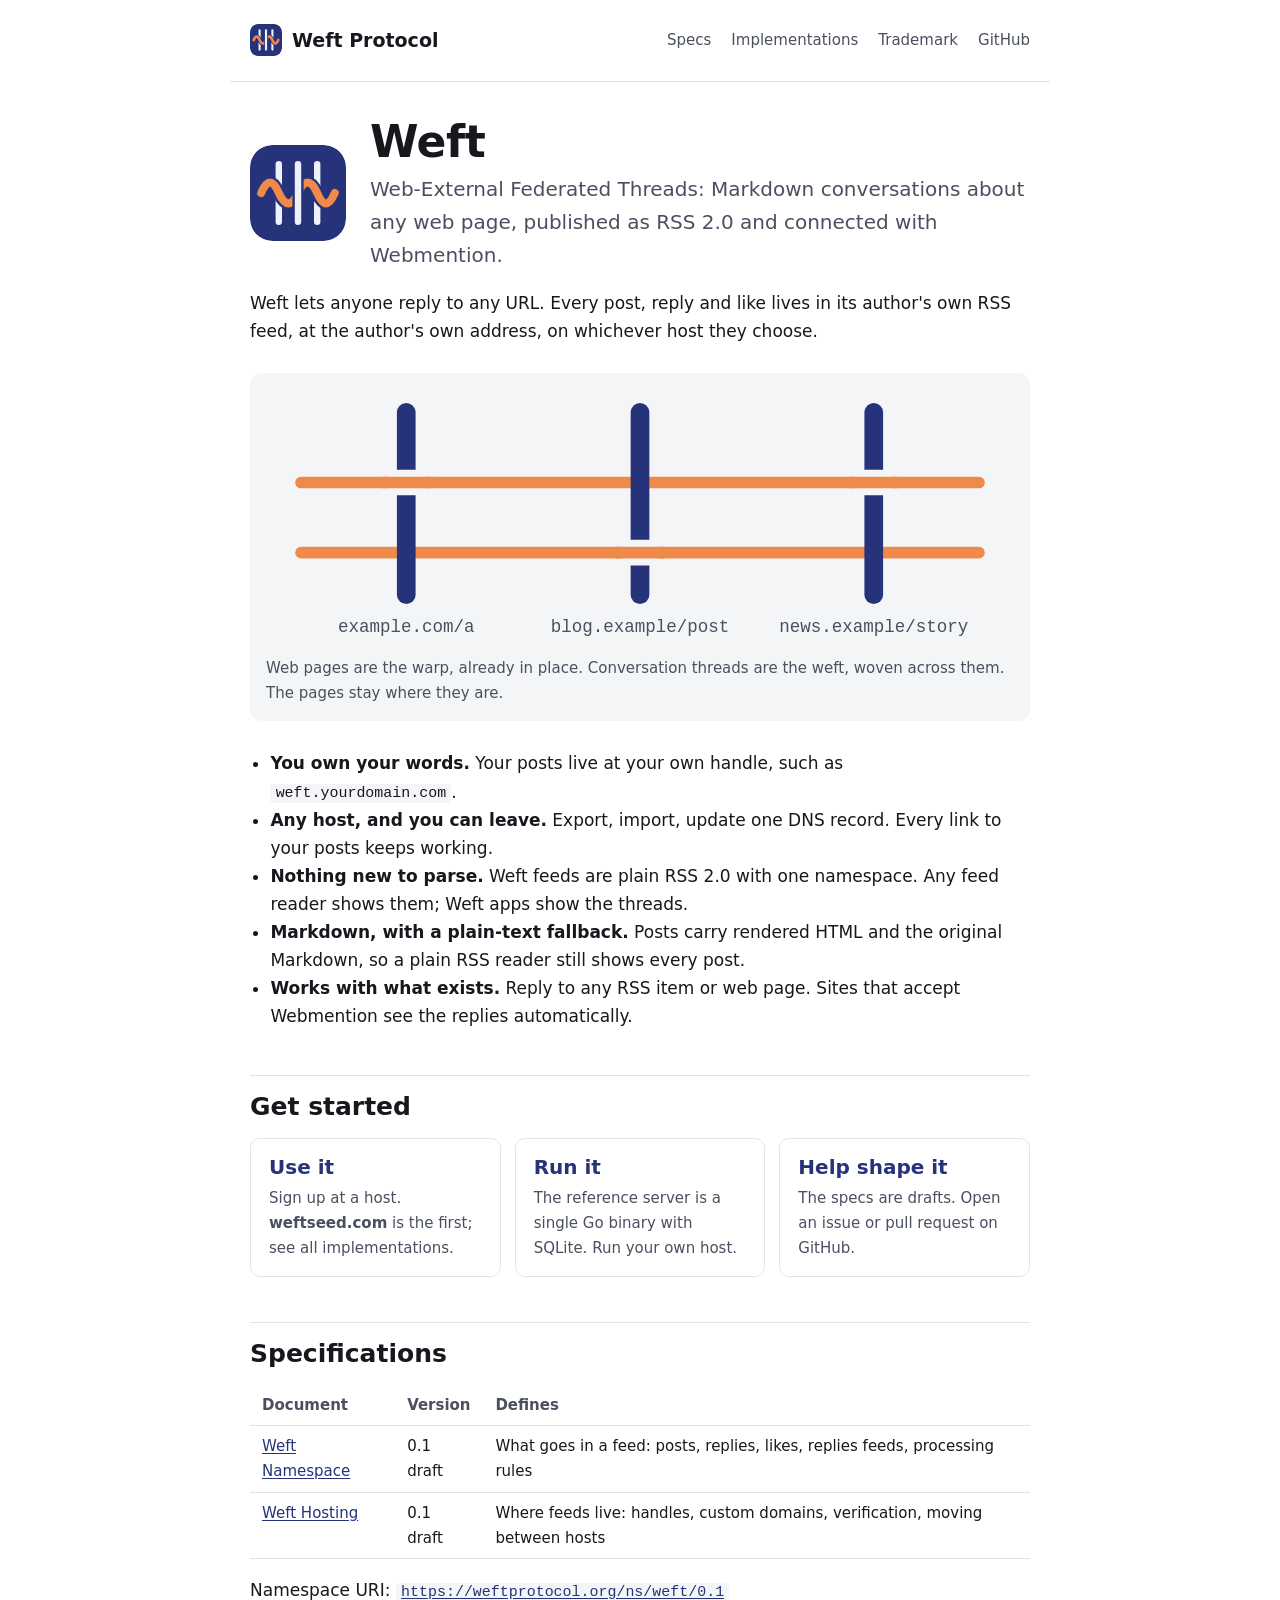
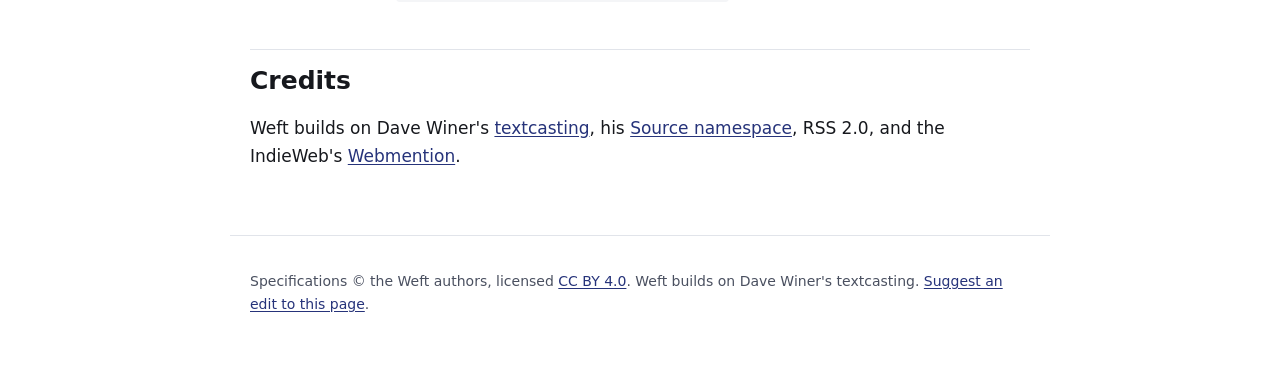
<file: docs/index.html>
<!doctype html>
<html lang="en">
<head>
<meta charset="utf-8">
<meta name="viewport" content="width=device-width, initial-scale=1">
<title>Home · Weft Protocol</title>
<meta name="description" content="Web-External Federated Threads. Markdown conversations on any URL, published as RSS 2.0 and connected with Webmention.">
<link rel="icon" href="assets/favicon.ico" sizes="any">
<link rel="icon" href="assets/weft-icon.svg" type="image/svg+xml">
<link rel="apple-touch-icon" href="assets/apple-touch-icon.png">
<link rel="stylesheet" href="assets/site.css">
<script defer data-domain="weftprotocol.org" src="https://analytics.henryvandenbroek.com/js/webpulse.js"></script>
</head>
<body>
<header class="site">
  <a class="brand" href="index.html"><img src="assets/weft-icon.svg" alt="" width="32" height="32"><span>Weft Protocol</span></a>
  <nav aria-label="Main">
    <a href="spec/index.html">Specs</a>
    <a href="implementations/index.html">Implementations</a>
    <a href="trademark/index.html">Trademark</a>
    <a href="https://github.com/weftprotocol/weftprotocol.org">GitHub</a>
  </nav>
</header>
<main class="home">
<section class="hero">
  <img src="assets/weft-icon.svg" alt="" width="96" height="96">
  <div>
    <h1 id="weft">Weft</h1>
    <p class="lede">Web-External Federated Threads: Markdown conversations about any web page, published as RSS 2.0 and connected with Webmention.</p>
  </div>
</section>

<p>Weft lets anyone reply to any URL. Every post, reply and like lives in its author's own RSS feed, at the author's own address, on whichever host they choose.</p>

<figure class="weave">
  <svg viewBox="0 0 640 220" role="img" aria-labelledby="weave-t weave-d">
    <title id="weave-t">Threads woven across web pages</title>
    <desc id="weave-d">Three web pages stand as vertical warp threads. Two conversation threads run across them as weft, passing in front of and behind each page.</desc>
    <g class="weft" fill="none" stroke-width="10" stroke-linecap="round">
      <line x1="30" y1="80" x2="610" y2="80"/>
      <line x1="30" y1="140" x2="610" y2="140"/>
    </g>
    <g class="warp" stroke-width="16" stroke-linecap="round">
      <line x1="120" y1="20" x2="120" y2="176"/>
      <line x1="320" y1="20" x2="320" y2="176"/>
      <line x1="520" y1="20" x2="520" y2="176"/>
    </g>
    <g class="over" fill="none" stroke-linecap="butt">
      <path class="cut" d="M104 80 H136 M304 140 H336 M504 80 H536" stroke-width="22"/>
      <path class="top" d="M100 80 H140 M300 140 H340 M500 80 H540" stroke-width="10" stroke-linecap="round"/>
    </g>
    <g class="label" text-anchor="middle">
      <text x="120" y="208">example.com/a</text>
      <text x="320" y="208">blog.example/post</text>
      <text x="520" y="208">news.example/story</text>
    </g>
  </svg>
  <figcaption>Web pages are the warp, already in place. Conversation threads are the weft, woven across them. The pages stay where they are.</figcaption>
</figure>

<ul class="points">
<li><strong>You own your words.</strong> Your posts live at your own handle, such as <code>weft.yourdomain.com</code>.</li>
<li><strong>Any host, and you can leave.</strong> Export, import, update one DNS record. Every link to your posts keeps working.</li>
<li><strong>Nothing new to parse.</strong> Weft feeds are plain RSS 2.0 with one namespace. Any feed reader shows them; Weft apps show the threads.</li>
<li><strong>Markdown, with a plain-text fallback.</strong> Posts carry rendered HTML and the original Markdown, so a plain RSS reader still shows every post.</li>
<li><strong>Works with what exists.</strong> Reply to any RSS item or web page. Sites that accept Webmention see the replies automatically.</li>
</ul>

<h2 id="get-started">Get started</h2>
<div class="cards">
  <a class="card" href="implementations/index.html">
    <h3>Use it</h3>
    <p>Sign up at a host. <strong>weftseed.com</strong> is the first; see all implementations.</p>
  </a>
  <a class="card" href="implementations/index.html#servers">
    <h3>Run it</h3>
    <p>The reference server is a single Go binary with SQLite. Run your own host.</p>
  </a>
  <a class="card" href="https://github.com/weftprotocol/weftprotocol.org">
    <h3>Help shape it</h3>
    <p>The specs are drafts. Open an issue or pull request on GitHub.</p>
  </a>
</div>

<h2 id="specifications">Specifications</h2>
<table>
<thead>
<tr>
<th>Document</th>
<th>Version</th>
<th>Defines</th>
</tr>
</thead>
<tbody>
<tr>
<td><a href="spec/namespace/0.1/index.html">Weft Namespace</a></td>
<td>0.1 draft</td>
<td>What goes in a feed: posts, replies, likes, replies feeds, processing rules</td>
</tr>
<tr>
<td><a href="spec/hosting/0.1/index.html">Weft Hosting</a></td>
<td>0.1 draft</td>
<td>Where feeds live: handles, custom domains, verification, moving between hosts</td>
</tr>
</tbody>
</table>
<p>Namespace URI: <a href="ns/weft/0.1/index.html"><code>https://weftprotocol.org/ns/weft/0.1</code></a></p>

<h2 id="credits">Credits</h2>
<p>Weft builds on Dave Winer's <a href="http://textcasting.org/">textcasting</a>, his <a href="http://source.scripting.com/">Source namespace</a>, RSS 2.0, and the IndieWeb's <a href="https://www.w3.org/TR/webmention/">Webmention</a>.</p>
</main>
<footer class="site">
  <p>Specifications © the Weft authors, licensed <a href="https://creativecommons.org/licenses/by/4.0/">CC BY 4.0</a>. Weft builds on Dave Winer's textcasting.
  <a href="https://github.com/weftprotocol/weftprotocol.org/edit/main/index.html">Suggest an edit to this page</a>.</p>
</footer>
</body>
</html>
</file>
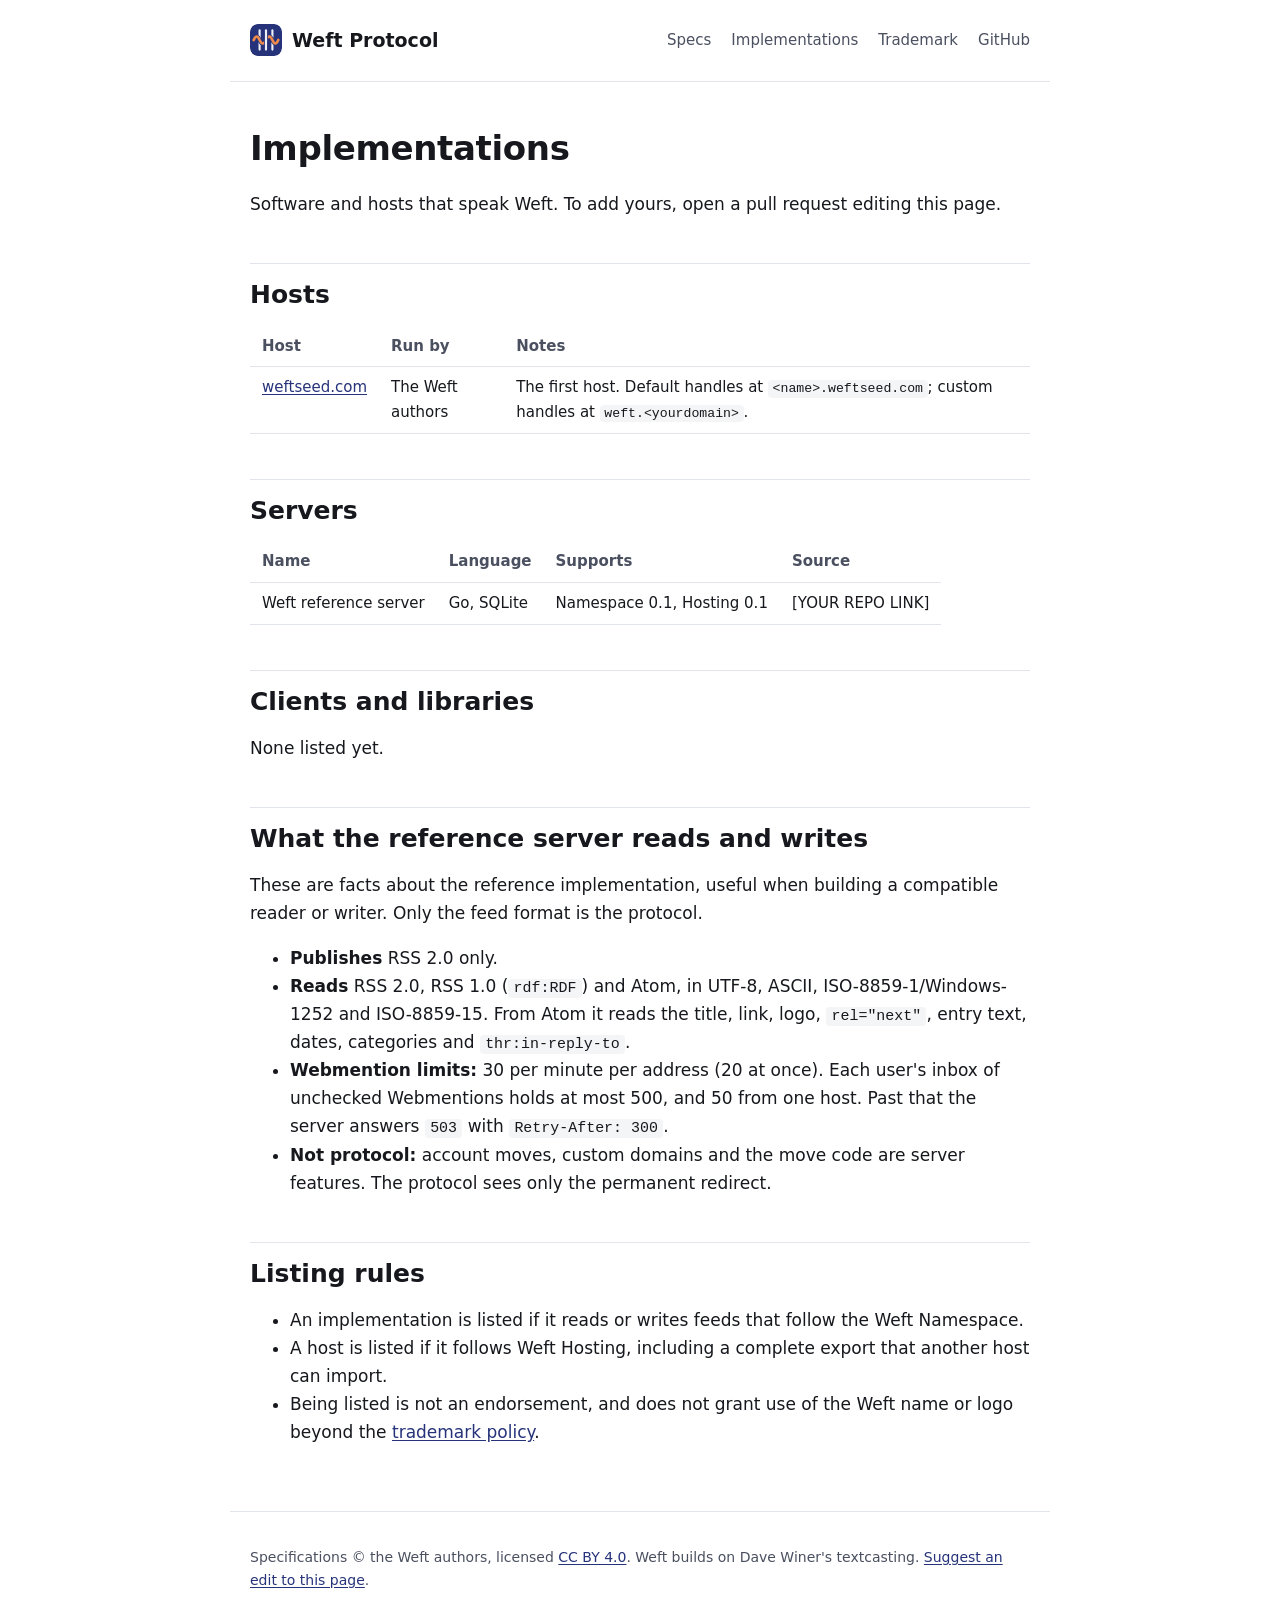
<file: docs/implementations/index.html>
<!doctype html>
<html lang="en">
<head>
<meta charset="utf-8">
<meta name="viewport" content="width=device-width, initial-scale=1">
<title>Implementations · Weft Protocol</title>
<meta name="description" content="Web-External Federated Threads. Markdown conversations on any URL, published as RSS 2.0 and connected with Webmention.">
<link rel="icon" href="../assets/favicon.ico" sizes="any">
<link rel="icon" href="../assets/weft-icon.svg" type="image/svg+xml">
<link rel="apple-touch-icon" href="../assets/apple-touch-icon.png">
<link rel="stylesheet" href="../assets/site.css">
<script defer data-domain="weftprotocol.org" src="https://analytics.henryvandenbroek.com/js/webpulse.js"></script>
</head>
<body>
<header class="site">
  <a class="brand" href="../index.html"><img src="../assets/weft-icon.svg" alt="" width="32" height="32"><span>Weft Protocol</span></a>
  <nav aria-label="Main">
    <a href="../spec/index.html">Specs</a>
    <a href="../implementations/index.html">Implementations</a>
    <a href="../trademark/index.html">Trademark</a>
    <a href="https://github.com/weftprotocol/weftprotocol.org">GitHub</a>
  </nav>
</header>
<main>
<h1 id="implementations">Implementations</h1>
<p>Software and hosts that speak Weft. To add yours, open a pull request editing this page.</p>
<h2 id="hosts">Hosts</h2>
<table>
<thead>
<tr>
<th>Host</th>
<th>Run by</th>
<th>Notes</th>
</tr>
</thead>
<tbody>
<tr>
<td><a href="https://weftseed.com">weftseed.com</a></td>
<td>The Weft authors</td>
<td>The first host. Default handles at <code>&lt;name&gt;.weftseed.com</code>; custom handles at <code>weft.&lt;yourdomain&gt;</code>.</td>
</tr>
</tbody>
</table>
<h2 id="servers">Servers</h2>
<table>
<thead>
<tr>
<th>Name</th>
<th>Language</th>
<th>Supports</th>
<th>Source</th>
</tr>
</thead>
<tbody>
<tr>
<td>Weft reference server</td>
<td>Go, SQLite</td>
<td>Namespace 0.1, Hosting 0.1</td>
<td>[YOUR REPO LINK]</td>
</tr>
</tbody>
</table>
<h2 id="clients-and-libraries">Clients and libraries</h2>
<p>None listed yet.</p>
<h2 id="what-the-reference-server-reads-and-writes">What the reference server reads and writes</h2>
<p>These are facts about the reference implementation, useful when building a compatible reader or writer. Only the feed format is the protocol.</p>
<ul>
<li><strong>Publishes</strong> RSS 2.0 only.</li>
<li><strong>Reads</strong> RSS 2.0, RSS 1.0 (<code>rdf:RDF</code>) and Atom, in UTF-8, ASCII, ISO-8859-1/Windows-1252 and ISO-8859-15. From Atom it reads the title, link, logo, <code>rel="next"</code>, entry text, dates, categories and <code>thr:in-reply-to</code>.</li>
<li><strong>Webmention limits:</strong> 30 per minute per address (20 at once). Each user's inbox of unchecked Webmentions holds at most 500, and 50 from one host. Past that the server answers <code>503</code> with <code>Retry-After: 300</code>.</li>
<li><strong>Not protocol:</strong> account moves, custom domains and the move code are server features. The protocol sees only the permanent redirect.</li>
</ul>
<h2 id="listing-rules">Listing rules</h2>
<ul>
<li>An implementation is listed if it reads or writes feeds that follow the Weft Namespace.</li>
<li>A host is listed if it follows Weft Hosting, including a complete export that another host can import.</li>
<li>Being listed is not an endorsement, and does not grant use of the Weft name or logo beyond the <a href="../trademark/index.html">trademark policy</a>.</li>
</ul>
</main>
<footer class="site">
  <p>Specifications © the Weft authors, licensed <a href="https://creativecommons.org/licenses/by/4.0/">CC BY 4.0</a>. Weft builds on Dave Winer's textcasting.
  <a href="https://github.com/weftprotocol/weftprotocol.org/edit/main/implementations/index.html">Suggest an edit to this page</a>.</p>
</footer>
</body>
</html>
</file>
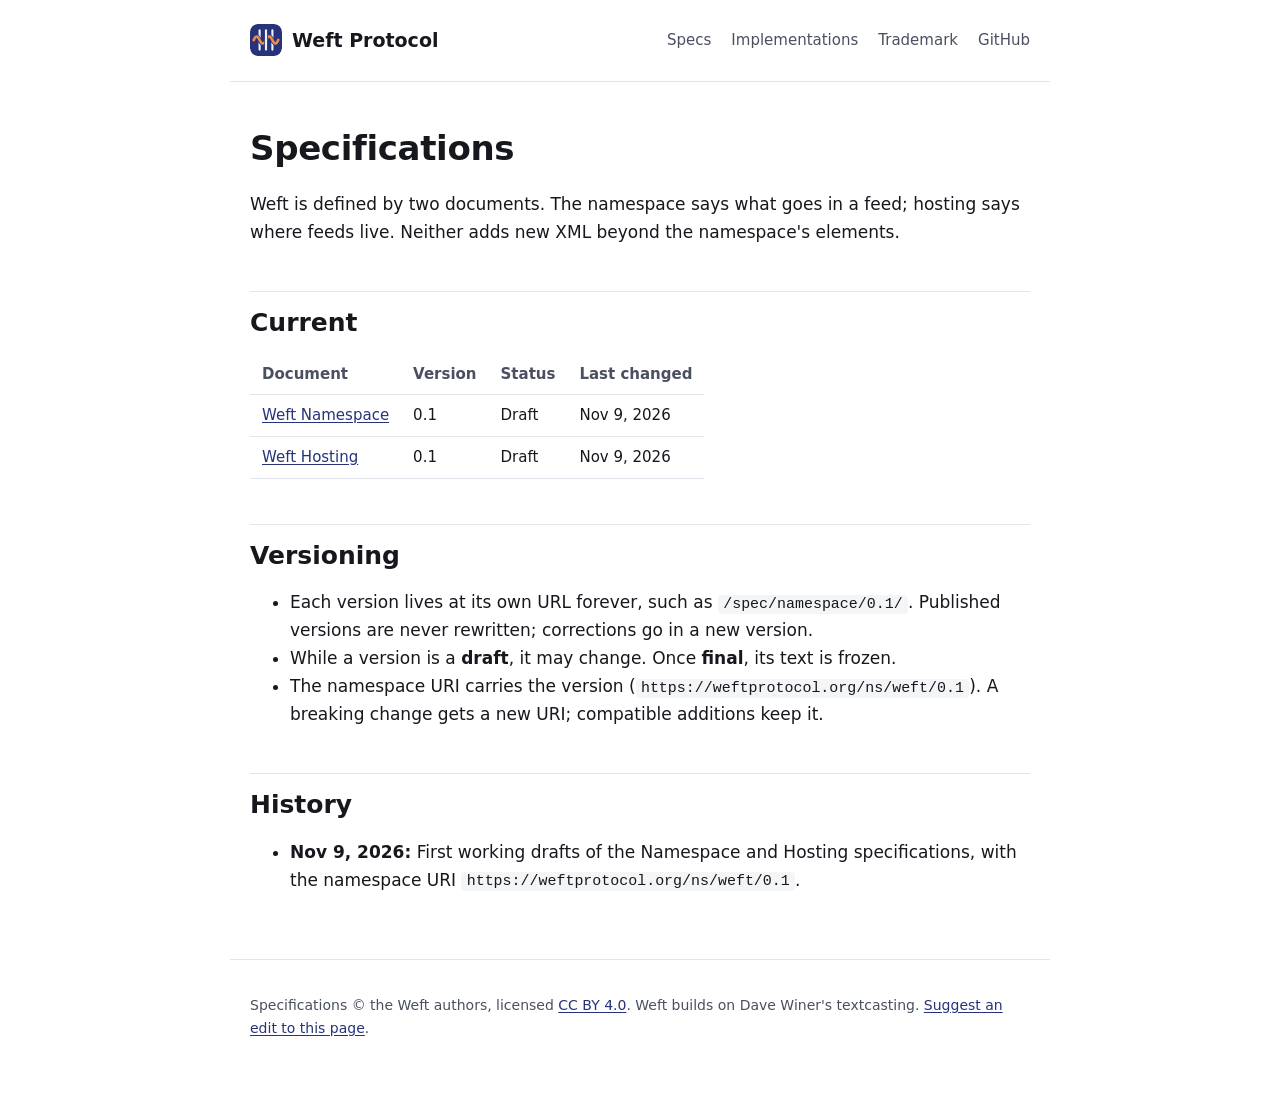
<file: docs/spec/index.html>
<!doctype html>
<html lang="en">
<head>
<meta charset="utf-8">
<meta name="viewport" content="width=device-width, initial-scale=1">
<title>Specifications · Weft Protocol</title>
<meta name="description" content="Web-External Federated Threads. Markdown conversations on any URL, published as RSS 2.0 and connected with Webmention.">
<link rel="icon" href="../assets/favicon.ico" sizes="any">
<link rel="icon" href="../assets/weft-icon.svg" type="image/svg+xml">
<link rel="apple-touch-icon" href="../assets/apple-touch-icon.png">
<link rel="stylesheet" href="../assets/site.css">
<script defer data-domain="weftprotocol.org" src="https://analytics.henryvandenbroek.com/js/webpulse.js"></script>
</head>
<body>
<header class="site">
  <a class="brand" href="../index.html"><img src="../assets/weft-icon.svg" alt="" width="32" height="32"><span>Weft Protocol</span></a>
  <nav aria-label="Main">
    <a href="../spec/index.html">Specs</a>
    <a href="../implementations/index.html">Implementations</a>
    <a href="../trademark/index.html">Trademark</a>
    <a href="https://github.com/weftprotocol/weftprotocol.org">GitHub</a>
  </nav>
</header>
<main>
<h1 id="specifications">Specifications</h1>
<p>Weft is defined by two documents. The namespace says what goes in a feed; hosting says where feeds live. Neither adds new XML beyond the namespace's elements.</p>
<h2 id="current">Current</h2>
<table>
<thead>
<tr class="header">
<th>Document</th>
<th>Version</th>
<th>Status</th>
<th>Last changed</th>
</tr>
</thead>
<tbody>
<tr class="odd">
<td><a href="namespace/0.1/index.html">Weft Namespace</a></td>
<td>0.1</td>
<td>Draft</td>
<td>Nov 9, 2026</td>
</tr>
<tr class="even">
<td><a href="hosting/0.1/index.html">Weft Hosting</a></td>
<td>0.1</td>
<td>Draft</td>
<td>Nov 9, 2026</td>
</tr>
</tbody>
</table>
<h2 id="versioning">Versioning</h2>
<ul>
<li>Each version lives at its own URL forever, such as <code>/spec/namespace/0.1/</code>. Published versions are never rewritten; corrections go in a new version.</li>
<li>While a version is a <strong>draft</strong>, it may change. Once <strong>final</strong>, its text is frozen.</li>
<li>The namespace URI carries the version (<code>https://weftprotocol.org/ns/weft/0.1</code>). A breaking change gets a new URI; compatible additions keep it.</li>
</ul>
<h2 id="history">History</h2>
<ul>
<li><strong>Nov 9, 2026:</strong> First working drafts of the Namespace and Hosting specifications, with the namespace URI <code>https://weftprotocol.org/ns/weft/0.1</code>.</li>
</ul>
</main>
<footer class="site">
  <p>Specifications © the Weft authors, licensed <a href="https://creativecommons.org/licenses/by/4.0/">CC BY 4.0</a>. Weft builds on Dave Winer's textcasting.
  <a href="https://github.com/weftprotocol/weftprotocol.org/edit/main/src/spec/index.md">Suggest an edit to this page</a>.</p>
</footer>
</body>
</html>
</file>
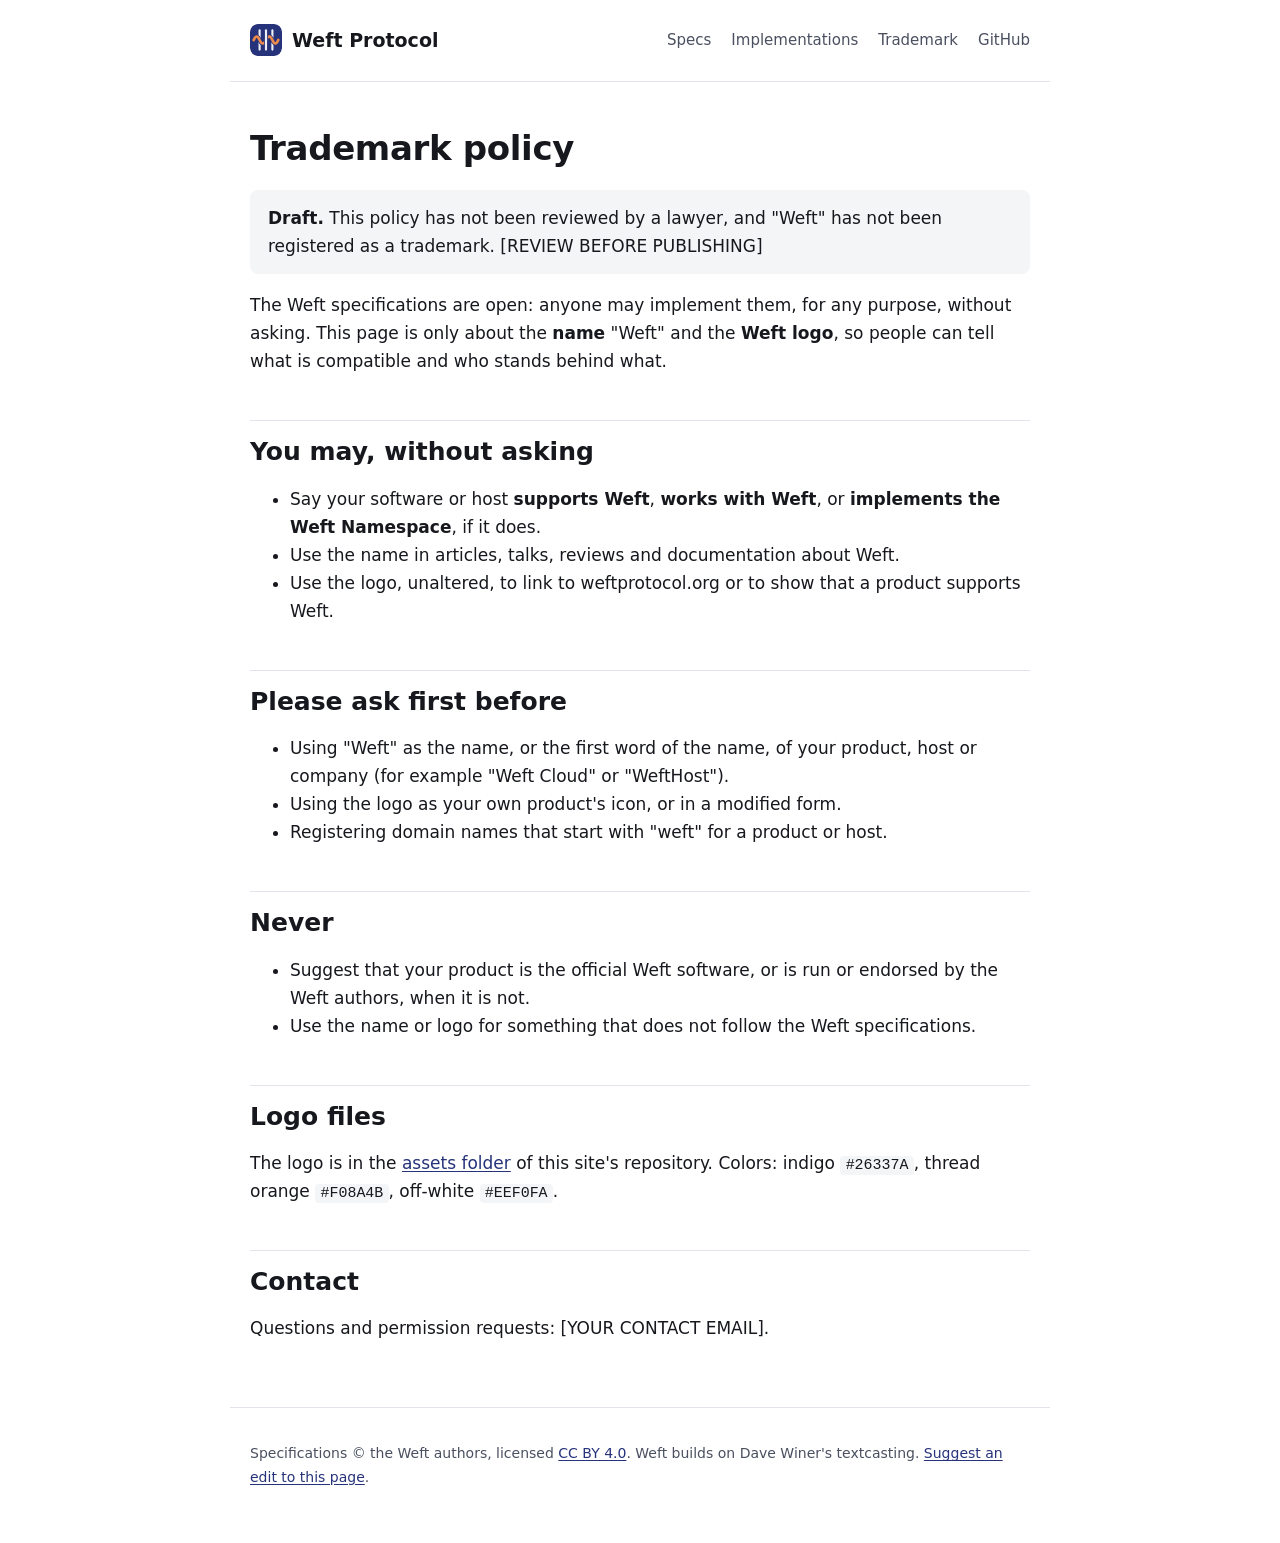
<file: docs/trademark/index.html>
<!doctype html>
<html lang="en">
<head>
<meta charset="utf-8">
<meta name="viewport" content="width=device-width, initial-scale=1">
<title>Trademark policy · Weft Protocol</title>
<meta name="description" content="Web-External Federated Threads. Markdown conversations on any URL, published as RSS 2.0 and connected with Webmention.">
<link rel="icon" href="../assets/favicon.ico" sizes="any">
<link rel="icon" href="../assets/weft-icon.svg" type="image/svg+xml">
<link rel="apple-touch-icon" href="../assets/apple-touch-icon.png">
<link rel="stylesheet" href="../assets/site.css">
<script defer data-domain="weftprotocol.org" src="https://analytics.henryvandenbroek.com/js/webpulse.js"></script>
</head>
<body>
<header class="site">
  <a class="brand" href="../index.html"><img src="../assets/weft-icon.svg" alt="" width="32" height="32"><span>Weft Protocol</span></a>
  <nav aria-label="Main">
    <a href="../spec/index.html">Specs</a>
    <a href="../implementations/index.html">Implementations</a>
    <a href="../trademark/index.html">Trademark</a>
    <a href="https://github.com/weftprotocol/weftprotocol.org">GitHub</a>
  </nav>
</header>
<main>
<h1 id="trademark-policy">Trademark policy</h1>
<p class="note"><strong>Draft.</strong> This policy has not been reviewed by a lawyer, and "Weft" has not been registered as a trademark. [REVIEW BEFORE PUBLISHING]</p>

<p>The Weft specifications are open: anyone may implement them, for any purpose, without asking. This page is only about the <strong>name</strong> "Weft" and the <strong>Weft logo</strong>, so people can tell what is compatible and who stands behind what.</p>
<h2 id="you-may-without-asking">You may, without asking</h2>
<ul>
<li>Say your software or host <strong>supports Weft</strong>, <strong>works with Weft</strong>, or <strong>implements the Weft Namespace</strong>, if it does.</li>
<li>Use the name in articles, talks, reviews and documentation about Weft.</li>
<li>Use the logo, unaltered, to link to weftprotocol.org or to show that a product supports Weft.</li>
</ul>
<h2 id="please-ask-first-before">Please ask first before</h2>
<ul>
<li>Using "Weft" as the name, or the first word of the name, of your product, host or company (for example "Weft Cloud" or "WeftHost").</li>
<li>Using the logo as your own product's icon, or in a modified form.</li>
<li>Registering domain names that start with "weft" for a product or host.</li>
</ul>
<h2 id="never">Never</h2>
<ul>
<li>Suggest that your product is the official Weft software, or is run or endorsed by the Weft authors, when it is not.</li>
<li>Use the name or logo for something that does not follow the Weft specifications.</li>
</ul>
<h2 id="logo-files">Logo files</h2>
<p>The logo is in the <a href="https://github.com/weftprotocol/weftprotocol.org/tree/main/assets">assets folder</a> of this site's repository. Colors: indigo <code>#26337A</code>, thread orange <code>#F08A4B</code>, off-white <code>#EEF0FA</code>.</p>
<h2 id="contact">Contact</h2>
<p>Questions and permission requests: [YOUR CONTACT EMAIL].</p>
</main>
<footer class="site">
  <p>Specifications © the Weft authors, licensed <a href="https://creativecommons.org/licenses/by/4.0/">CC BY 4.0</a>. Weft builds on Dave Winer's textcasting.
  <a href="https://github.com/weftprotocol/weftprotocol.org/edit/main/trademark/index.html">Suggest an edit to this page</a>.</p>
</footer>
</body>
</html>
</file>
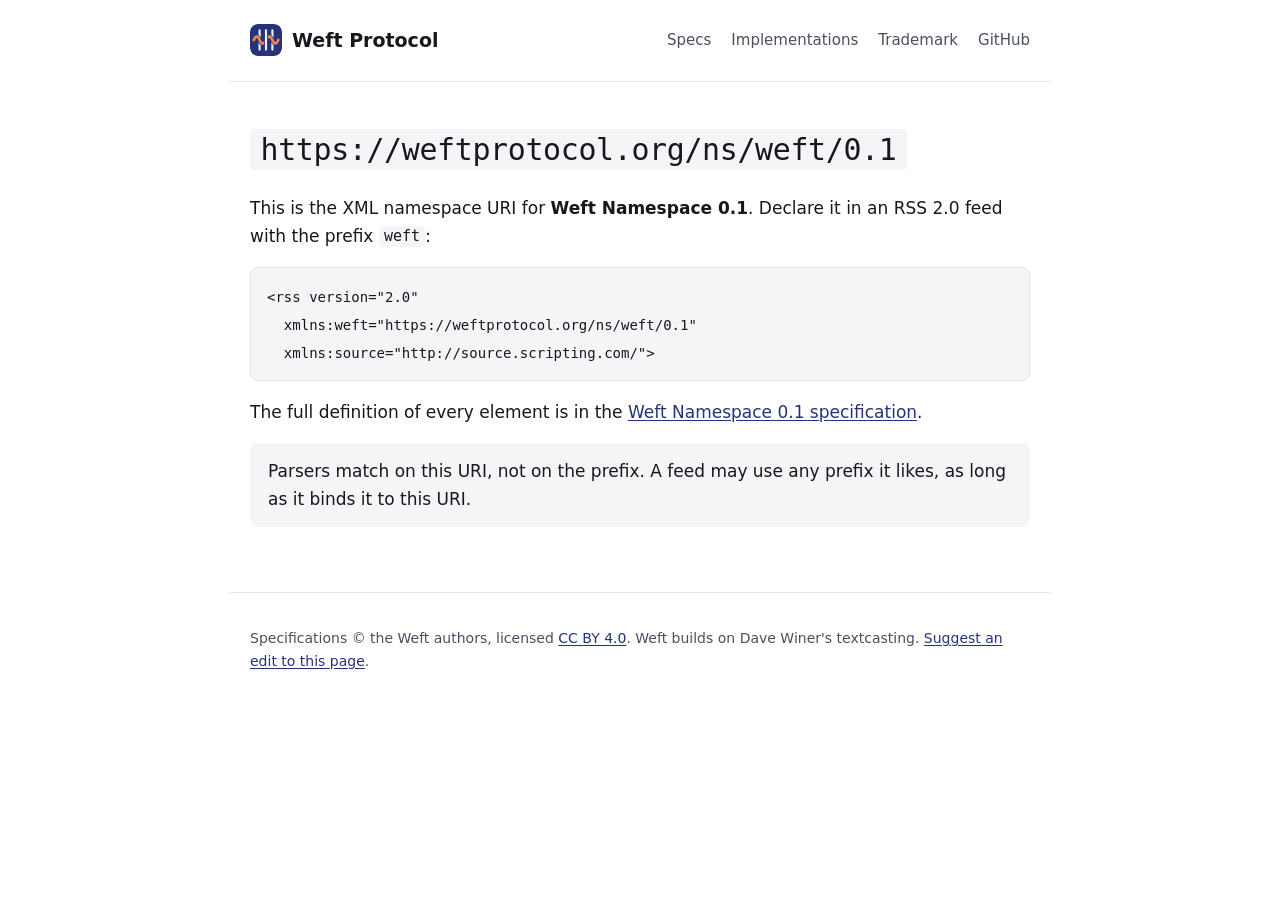
<file: docs/ns/weft/0.1/index.html>
<!doctype html>
<html lang="en">
<head>
<meta charset="utf-8">
<meta name="viewport" content="width=device-width, initial-scale=1">
<title>Namespace 0.1 · Weft Protocol</title>
<meta name="description" content="Web-External Federated Threads. Markdown conversations on any URL, published as RSS 2.0 and connected with Webmention.">
<link rel="icon" href="../../../assets/favicon.ico" sizes="any">
<link rel="icon" href="../../../assets/weft-icon.svg" type="image/svg+xml">
<link rel="apple-touch-icon" href="../../../assets/apple-touch-icon.png">
<link rel="stylesheet" href="../../../assets/site.css">
<script defer data-domain="weftprotocol.org" src="https://analytics.henryvandenbroek.com/js/webpulse.js"></script>
</head>
<body>
<header class="site">
  <a class="brand" href="../../../index.html"><img src="../../../assets/weft-icon.svg" alt="" width="32" height="32"><span>Weft Protocol</span></a>
  <nav aria-label="Main">
    <a href="../../../spec/index.html">Specs</a>
    <a href="../../../implementations/index.html">Implementations</a>
    <a href="../../../trademark/index.html">Trademark</a>
    <a href="https://github.com/weftprotocol/weftprotocol.org">GitHub</a>
  </nav>
</header>
<main>
<h1 id="httpsweftprotocolorgns01"><code>https://weftprotocol.org/ns/weft/0.1</code></h1>
<p>This is the XML namespace URI for <strong>Weft Namespace 0.1</strong>. Declare it in an RSS 2.0 feed with the prefix <code>weft</code>:</p>
<pre><code class="language-xml">&lt;rss version=&quot;2.0&quot;
  xmlns:weft=&quot;https://weftprotocol.org/ns/weft/0.1&quot;
  xmlns:source=&quot;http://source.scripting.com/&quot;&gt;
</code></pre>
<p>The full definition of every element is in the <a href="../../../spec/namespace/0.1/index.html">Weft Namespace 0.1 specification</a>.</p>
<p class="note">Parsers match on this URI, not on the prefix. A feed may use any prefix it likes, as long as it binds it to this URI.</p>
</main>
<footer class="site">
  <p>Specifications © the Weft authors, licensed <a href="https://creativecommons.org/licenses/by/4.0/">CC BY 4.0</a>. Weft builds on Dave Winer's textcasting.
  <a href="https://github.com/weftprotocol/weftprotocol.org/edit/main/ns/weft/0.1/index.html">Suggest an edit to this page</a>.</p>
</footer>
</body>
</html>
</file>
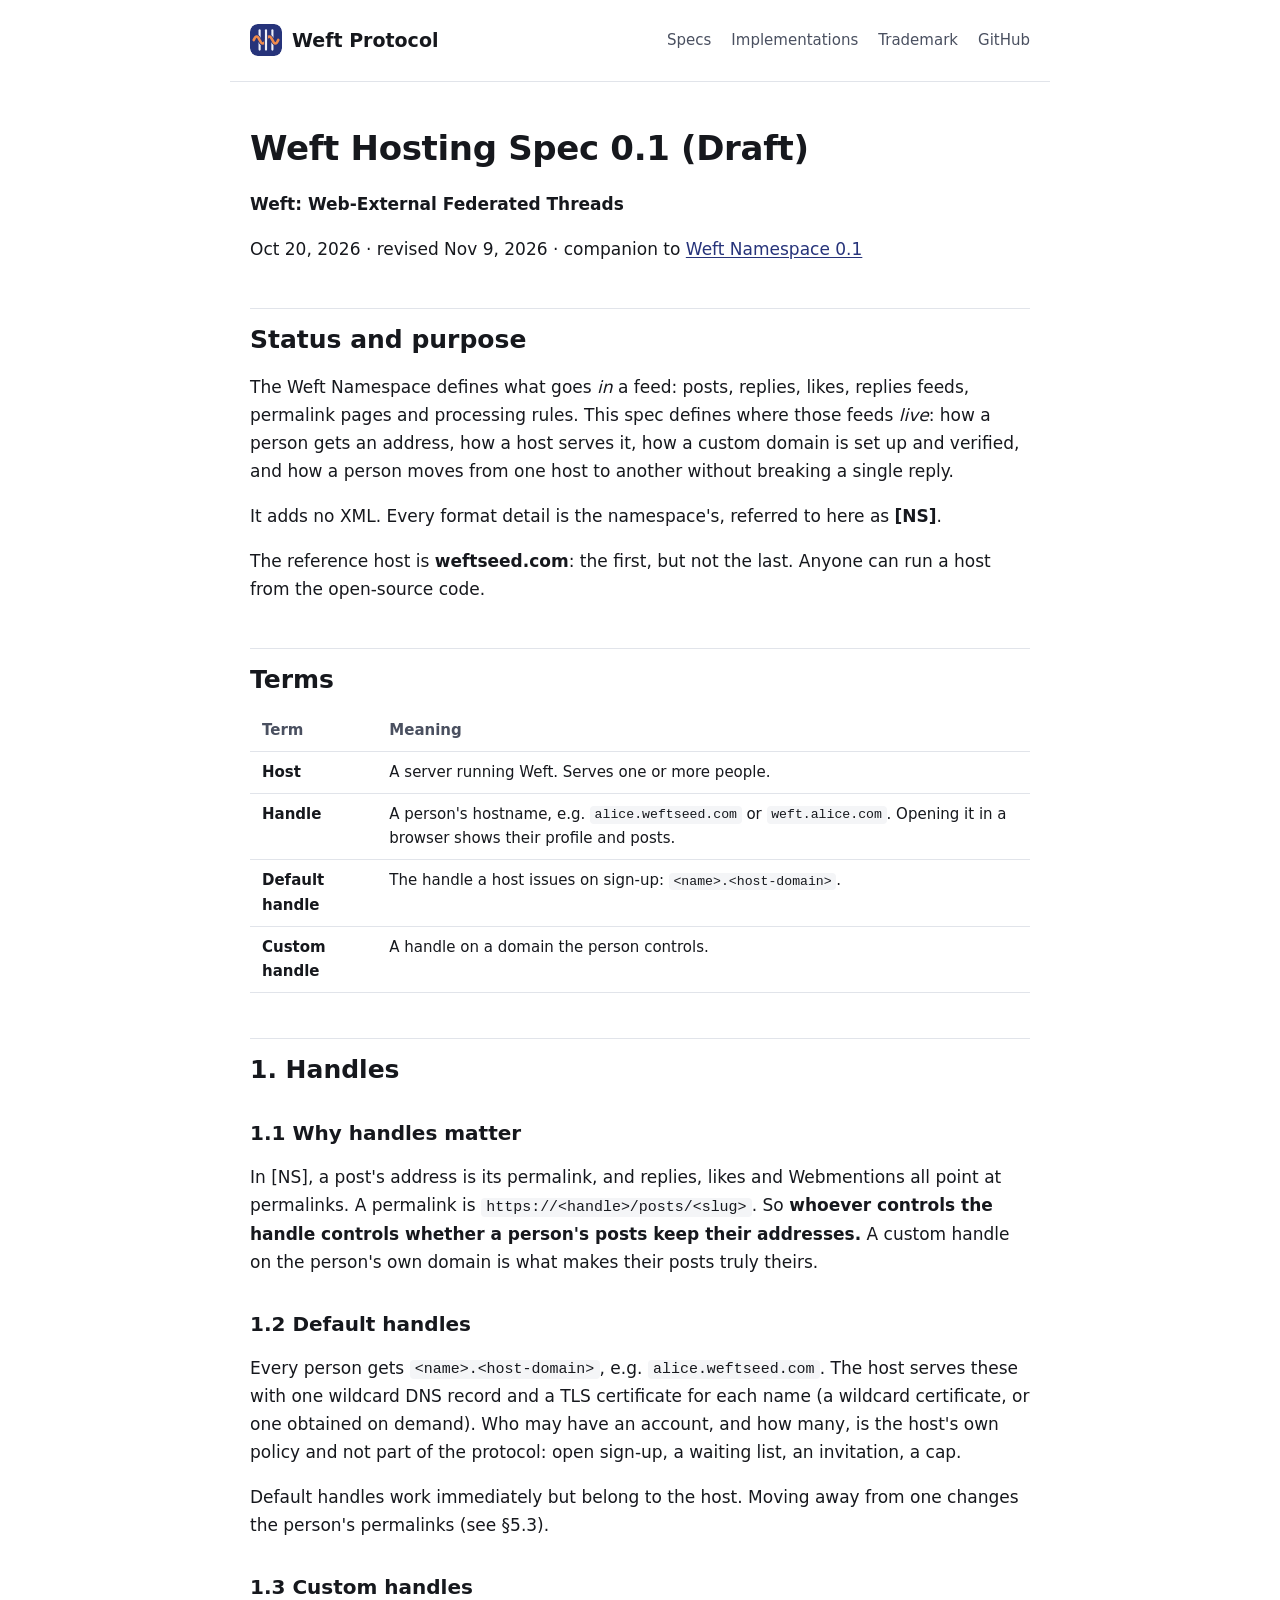
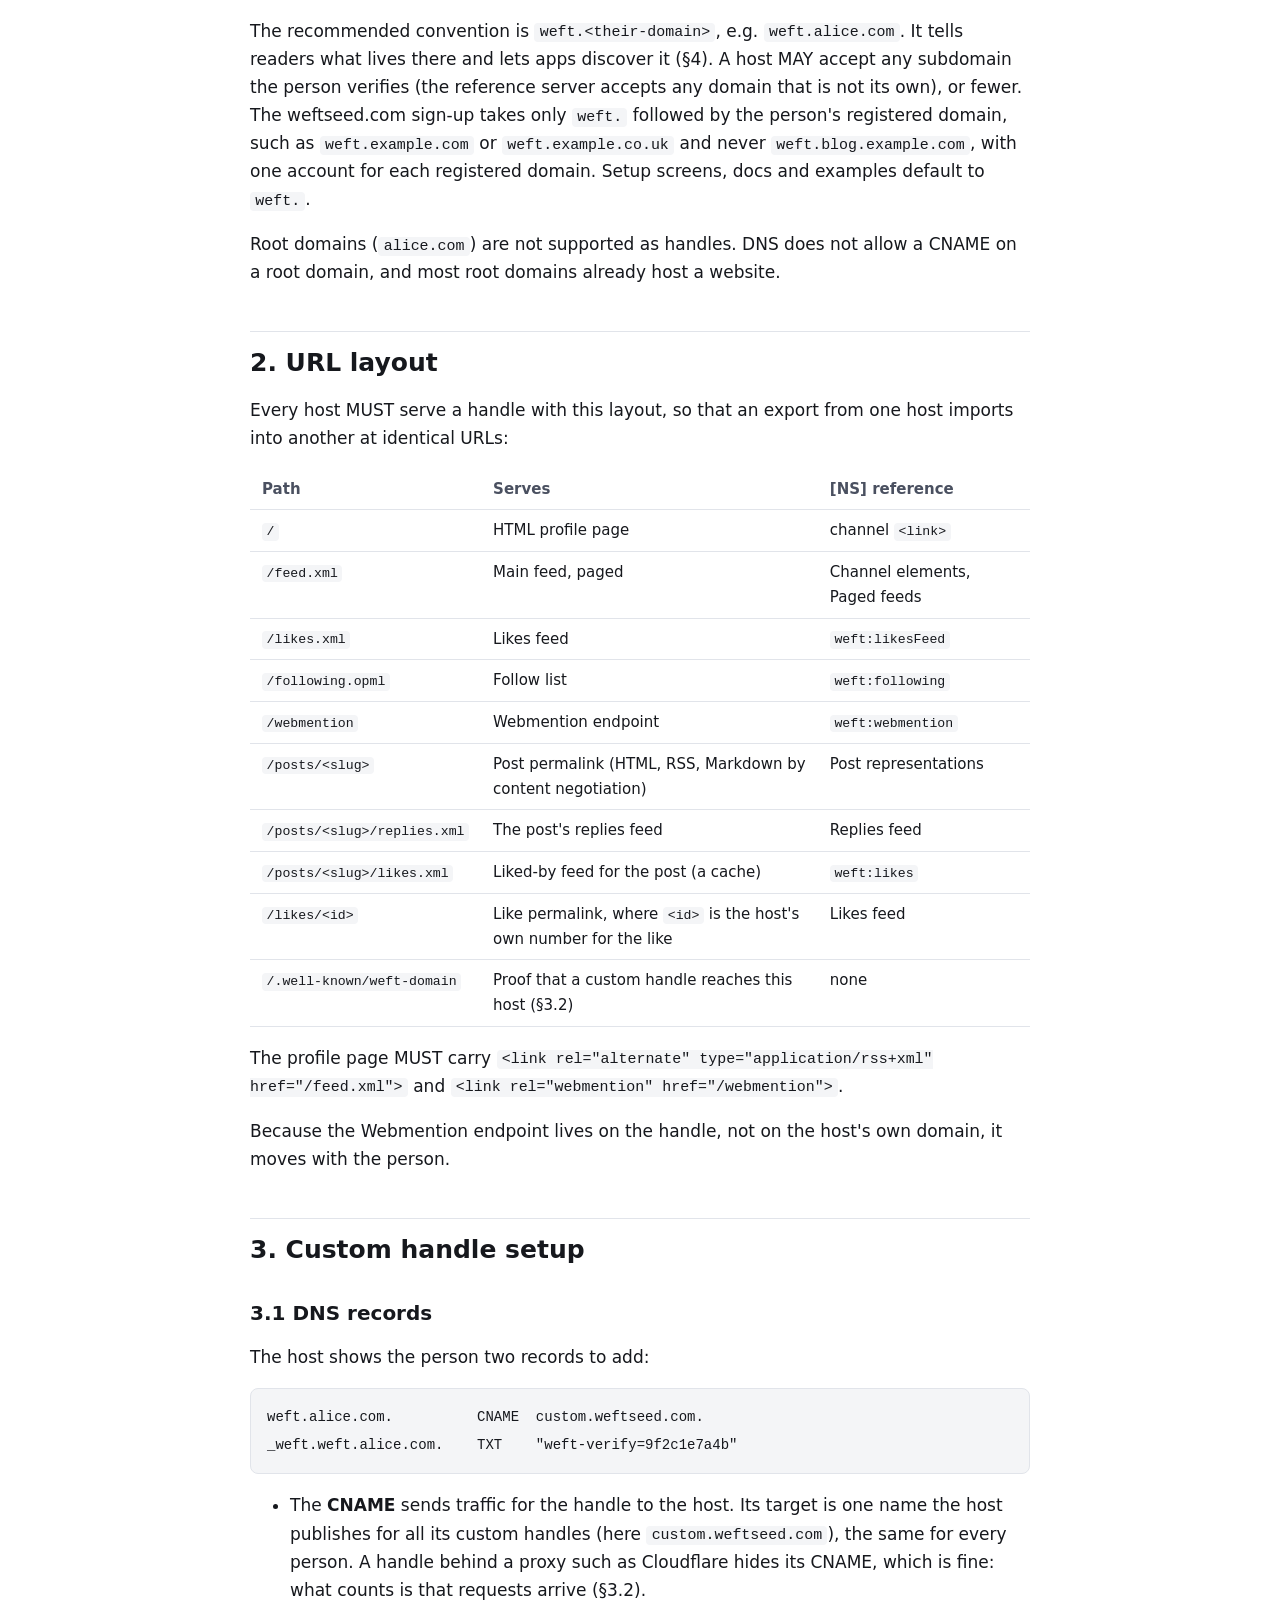
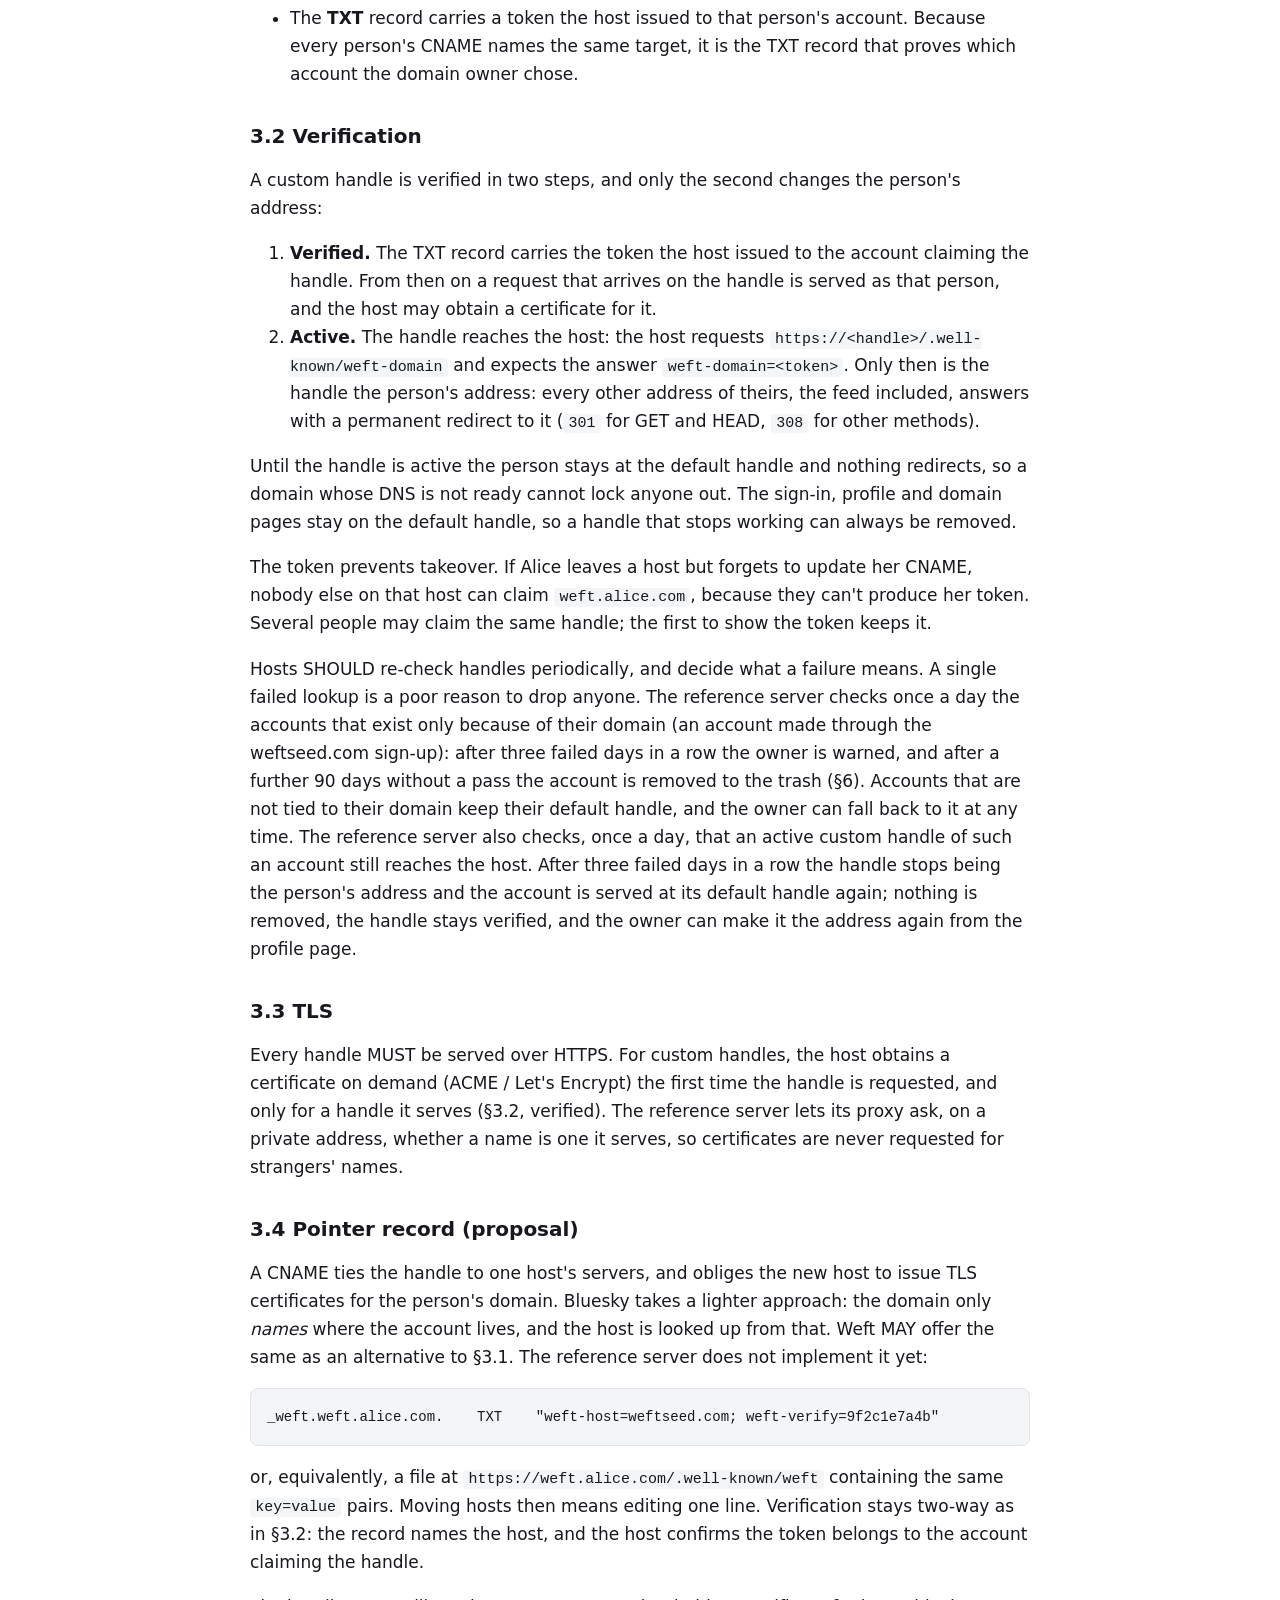
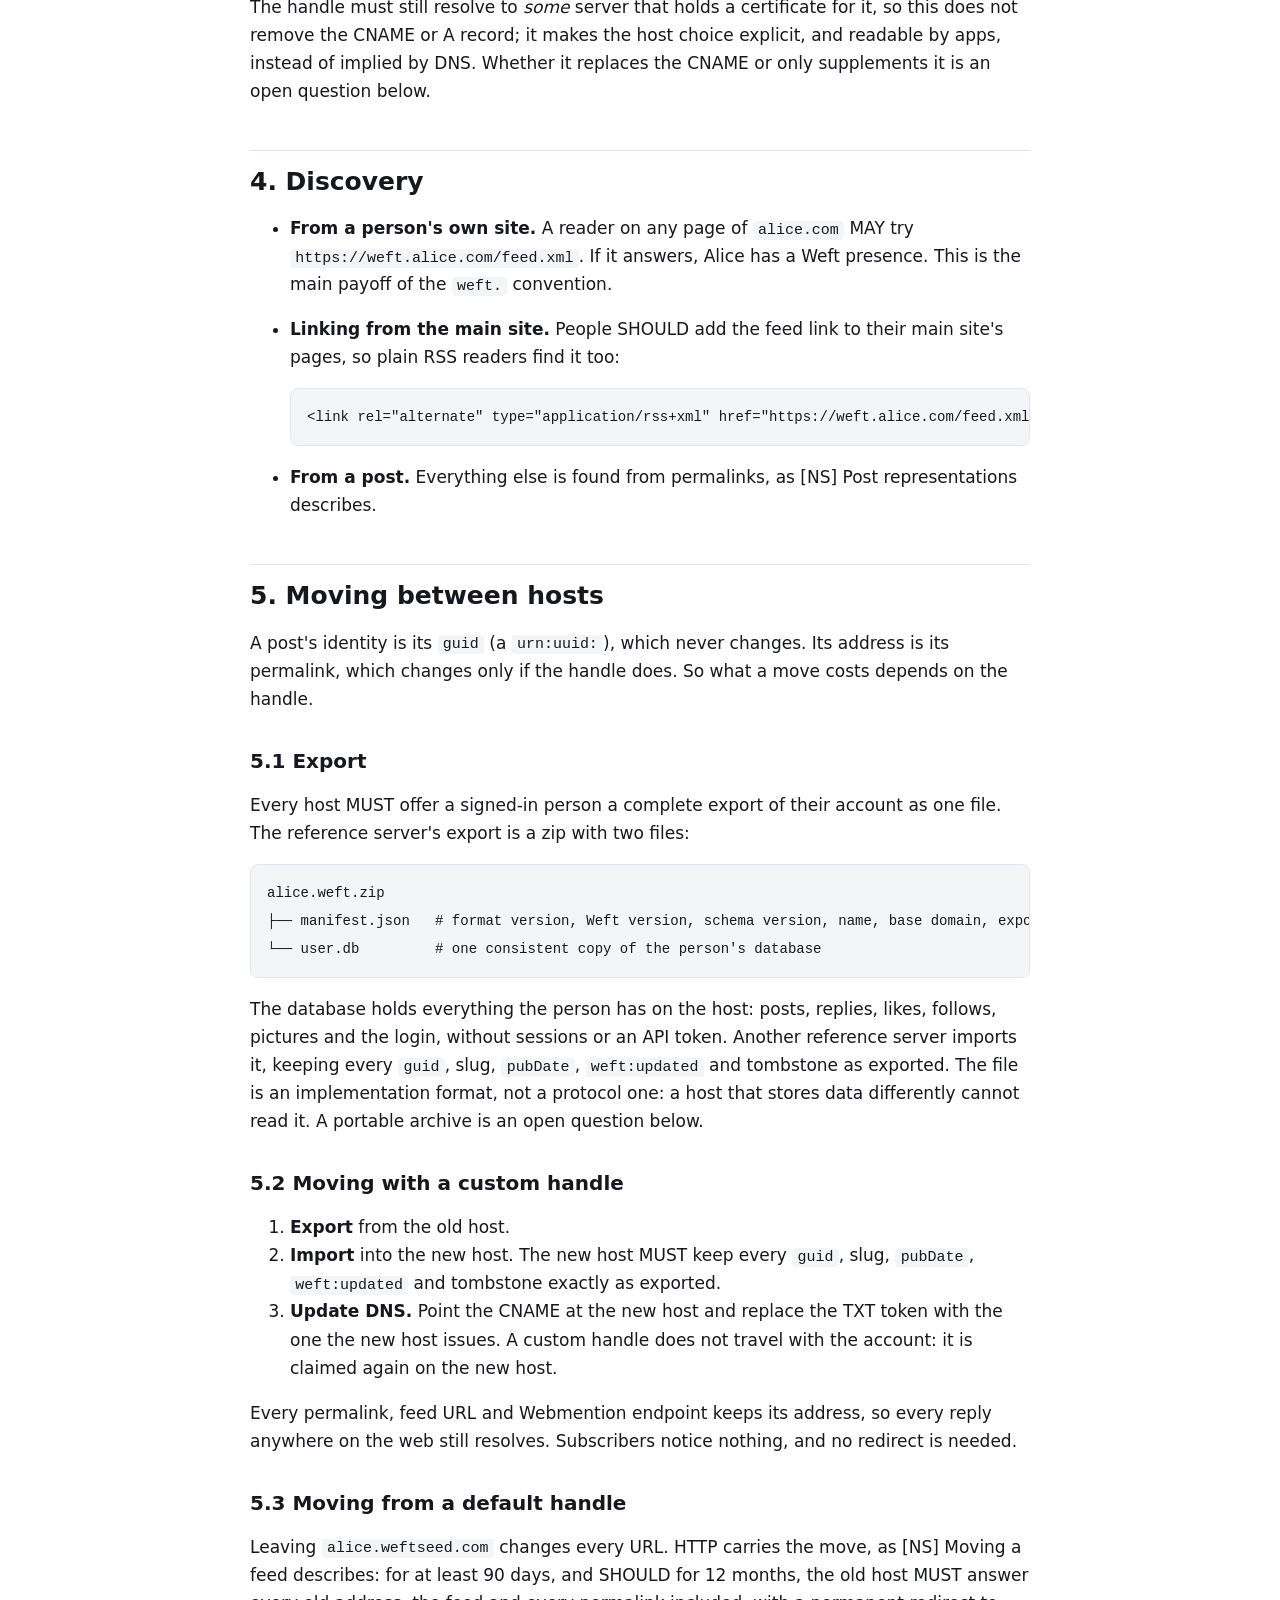
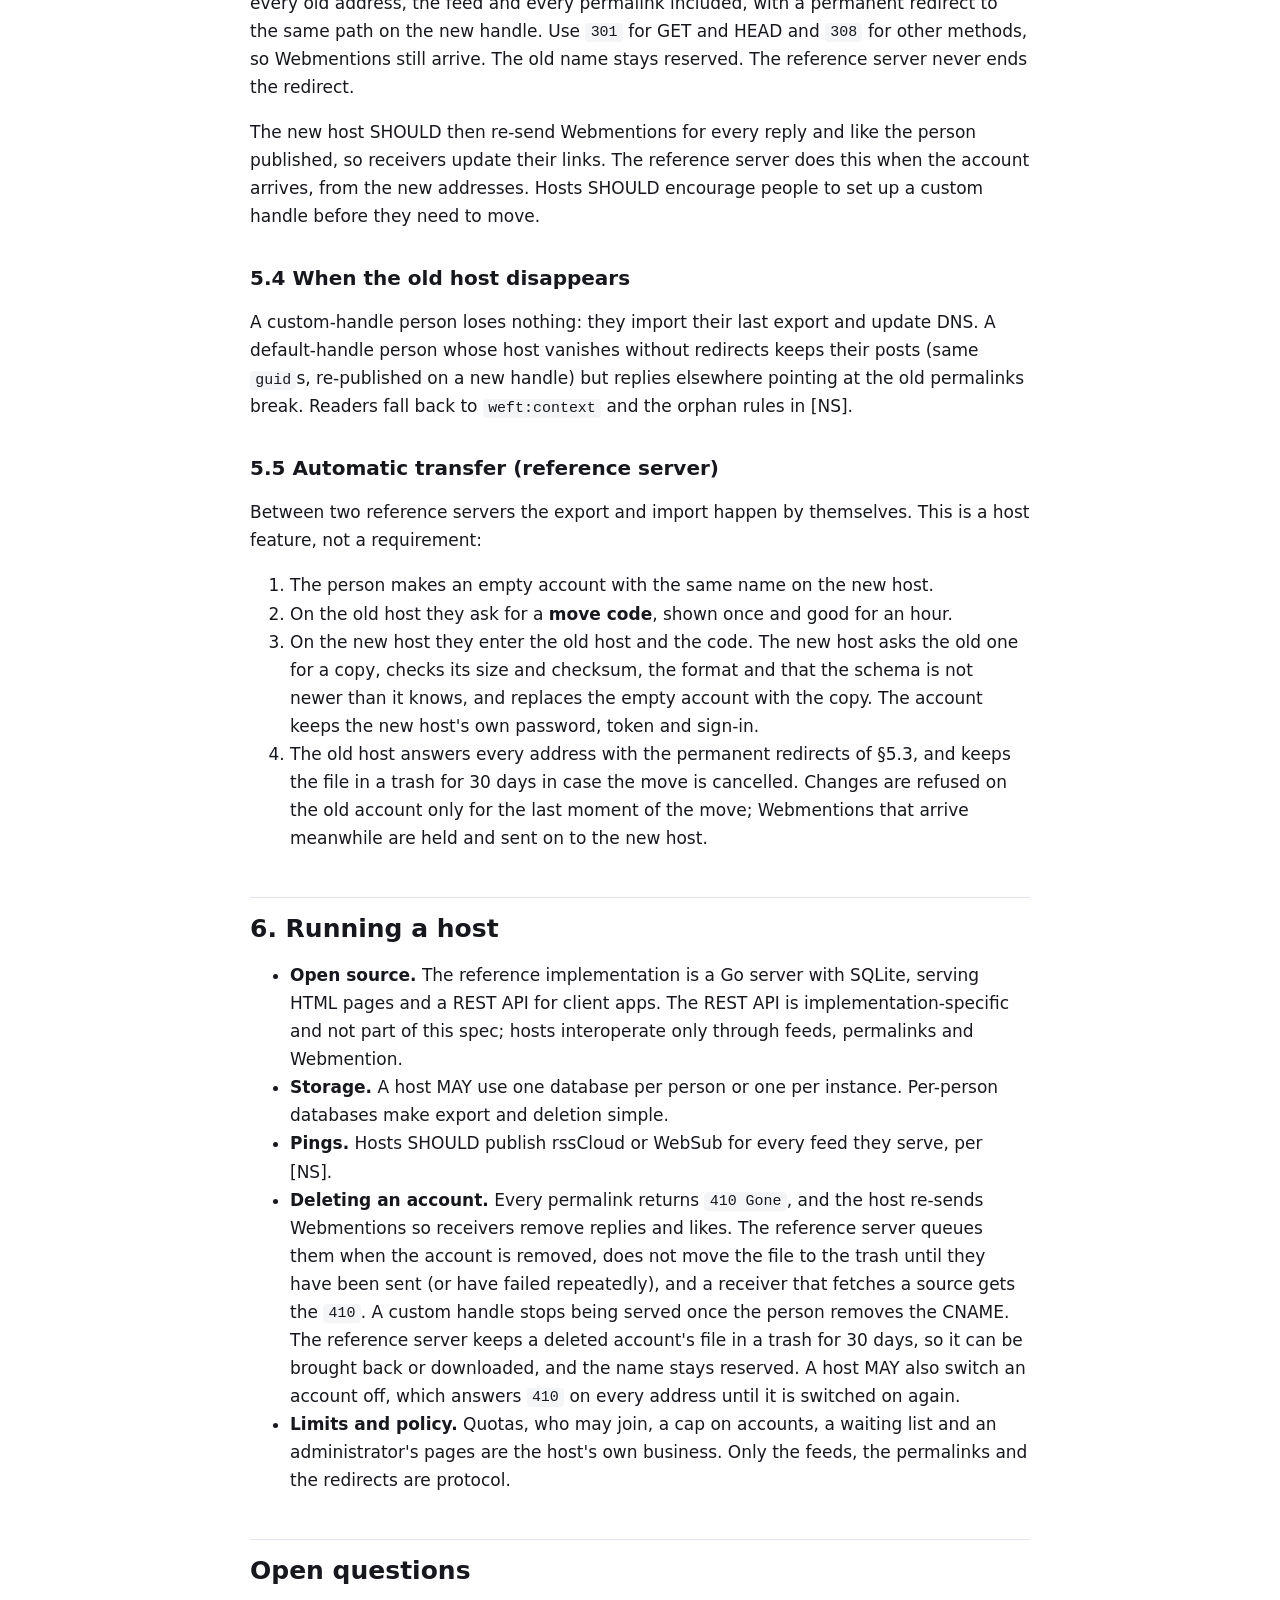
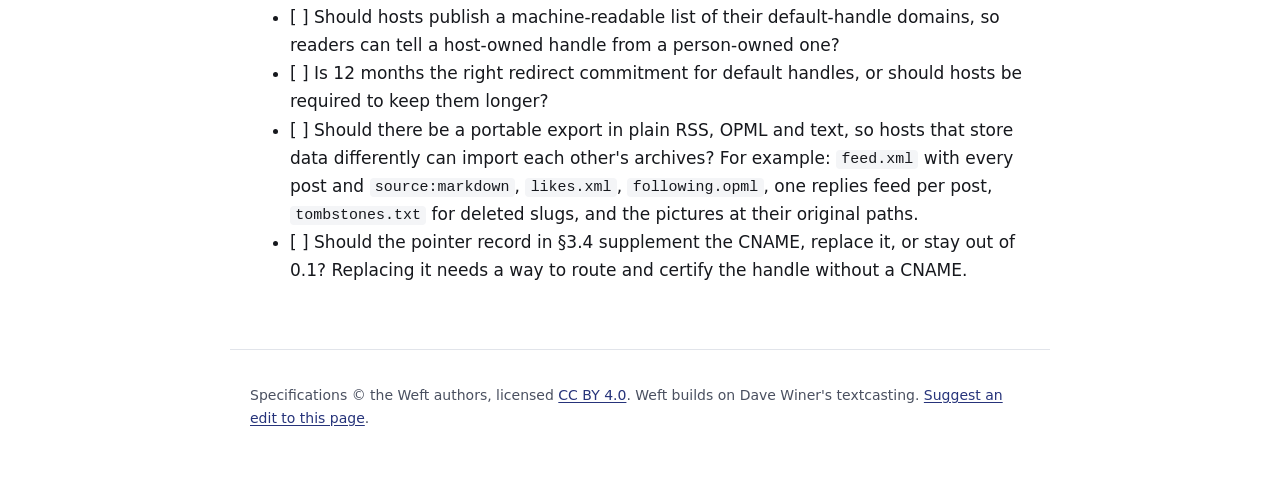
<file: docs/spec/hosting/0.1/index.html>
<!doctype html>
<html lang="en">
<head>
<meta charset="utf-8">
<meta name="viewport" content="width=device-width, initial-scale=1">
<title>Weft Hosting 0.1 · Weft Protocol</title>
<meta name="description" content="Web-External Federated Threads. Markdown conversations on any URL, published as RSS 2.0 and connected with Webmention.">
<link rel="icon" href="../../../assets/favicon.ico" sizes="any">
<link rel="icon" href="../../../assets/weft-icon.svg" type="image/svg+xml">
<link rel="apple-touch-icon" href="../../../assets/apple-touch-icon.png">
<link rel="stylesheet" href="../../../assets/site.css">
<script defer data-domain="weftprotocol.org" src="https://analytics.henryvandenbroek.com/js/webpulse.js"></script>
</head>
<body>
<header class="site">
  <a class="brand" href="../../../index.html"><img src="../../../assets/weft-icon.svg" alt="" width="32" height="32"><span>Weft Protocol</span></a>
  <nav aria-label="Main">
    <a href="../../../spec/index.html">Specs</a>
    <a href="../../../implementations/index.html">Implementations</a>
    <a href="../../../trademark/index.html">Trademark</a>
    <a href="https://github.com/weftprotocol/weftprotocol.org">GitHub</a>
  </nav>
</header>
<main>
<h1 id="weft-hosting-spec-01-draft">Weft Hosting Spec 0.1 (Draft)</h1>
<p><strong>Weft: Web-External Federated Threads</strong></p>
<p>Oct 20, 2026 · revised Nov 9, 2026 · companion to <a href="../../namespace/0.1/index.html">Weft Namespace 0.1</a></p>
<h2 id="status-and-purpose">Status and purpose</h2>
<p>The Weft Namespace defines what goes <em>in</em> a feed: posts, replies, likes, replies feeds, permalink pages and processing rules. This spec defines where those feeds <em>live</em>: how a person gets an address, how a host serves it, how a custom domain is set up and verified, and how a person moves from one host to another without breaking a single reply.</p>
<p>It adds no XML. Every format detail is the namespace's, referred to here as <strong>[NS]</strong>.</p>
<p>The reference host is <strong>weftseed.com</strong>: the first, but not the last. Anyone can run a host from the open-source code.</p>
<h2 id="terms">Terms</h2>
<table>
<thead>
<tr class="header">
<th>Term</th>
<th>Meaning</th>
</tr>
</thead>
<tbody>
<tr class="odd">
<td><strong>Host</strong></td>
<td>A server running Weft. Serves one or more people.</td>
</tr>
<tr class="even">
<td><strong>Handle</strong></td>
<td>A person's hostname, e.g. <code>alice.weftseed.com</code> or <code>weft.alice.com</code>. Opening it in a browser shows their profile and posts.</td>
</tr>
<tr class="odd">
<td><strong>Default handle</strong></td>
<td>The handle a host issues on sign-up: <code>&lt;name&gt;.&lt;host-domain&gt;</code>.</td>
</tr>
<tr class="even">
<td><strong>Custom handle</strong></td>
<td>A handle on a domain the person controls.</td>
</tr>
</tbody>
</table>
<h2 id="1-handles">1. Handles</h2>
<h3 id="11-why-handles-matter">1.1 Why handles matter</h3>
<p>In [NS], a post's address is its permalink, and replies, likes and Webmentions all point at permalinks. A permalink is <code>https://&lt;handle&gt;/posts/&lt;slug&gt;</code>. So <strong>whoever controls the handle controls whether a person's posts keep their addresses.</strong> A custom handle on the person's own domain is what makes their posts truly theirs.</p>
<h3 id="12-default-handles">1.2 Default handles</h3>
<p>Every person gets <code>&lt;name&gt;.&lt;host-domain&gt;</code>, e.g. <code>alice.weftseed.com</code>. The host serves these with one wildcard DNS record and a TLS certificate for each name (a wildcard certificate, or one obtained on demand). Who may have an account, and how many, is the host's own policy and not part of the protocol: open sign-up, a waiting list, an invitation, a cap.</p>
<p>Default handles work immediately but belong to the host. Moving away from one changes the person's permalinks (see §5.3).</p>
<h3 id="13-custom-handles">1.3 Custom handles</h3>
<p>The recommended convention is <strong><code>weft.&lt;their-domain&gt;</code></strong>, e.g. <code>weft.alice.com</code>. It tells readers what lives there and lets apps discover it (§4). A host MAY accept any subdomain the person verifies (the reference server accepts any domain that is not its own), or fewer. The weftseed.com sign-up takes only <code>weft.</code> followed by the person's registered domain, such as <code>weft.example.com</code> or <code>weft.example.co.uk</code> and never <code>weft.blog.example.com</code>, with one account for each registered domain. Setup screens, docs and examples default to <code>weft.</code>.</p>
<p>Root domains (<code>alice.com</code>) are not supported as handles. DNS does not allow a CNAME on a root domain, and most root domains already host a website.</p>
<h2 id="2-url-layout">2. URL layout</h2>
<p>Every host MUST serve a handle with this layout, so that an export from one host imports into another at identical URLs:</p>
<table>
<thead>
<tr class="header">
<th>Path</th>
<th>Serves</th>
<th>[NS] reference</th>
</tr>
</thead>
<tbody>
<tr class="odd">
<td><code>/</code></td>
<td>HTML profile page</td>
<td>channel <code>&lt;link&gt;</code></td>
</tr>
<tr class="even">
<td><code>/feed.xml</code></td>
<td>Main feed, paged</td>
<td>Channel elements, Paged feeds</td>
</tr>
<tr class="odd">
<td><code>/likes.xml</code></td>
<td>Likes feed</td>
<td><code>weft:likesFeed</code></td>
</tr>
<tr class="even">
<td><code>/following.opml</code></td>
<td>Follow list</td>
<td><code>weft:following</code></td>
</tr>
<tr class="odd">
<td><code>/webmention</code></td>
<td>Webmention endpoint</td>
<td><code>weft:webmention</code></td>
</tr>
<tr class="even">
<td><code>/posts/&lt;slug&gt;</code></td>
<td>Post permalink (HTML, RSS, Markdown by content negotiation)</td>
<td>Post representations</td>
</tr>
<tr class="odd">
<td><code>/posts/&lt;slug&gt;/replies.xml</code></td>
<td>The post's replies feed</td>
<td>Replies feed</td>
</tr>
<tr class="even">
<td><code>/posts/&lt;slug&gt;/likes.xml</code></td>
<td>Liked-by feed for the post (a cache)</td>
<td><code>weft:likes</code></td>
</tr>
<tr class="odd">
<td><code>/likes/&lt;id&gt;</code></td>
<td>Like permalink, where <code>&lt;id&gt;</code> is the host's own number for the like</td>
<td>Likes feed</td>
</tr>
<tr class="even">
<td><code>/.well-known/weft-domain</code></td>
<td>Proof that a custom handle reaches this host (§3.2)</td>
<td>none</td>
</tr>
</tbody>
</table>
<p>The profile page MUST carry <code>&lt;link rel="alternate" type="application/rss+xml" href="/feed.xml"&gt;</code> and <code>&lt;link rel="webmention" href="/webmention"&gt;</code>.</p>
<p>Because the Webmention endpoint lives on the handle, not on the host's own domain, it moves with the person.</p>
<h2 id="3-custom-handle-setup">3. Custom handle setup</h2>
<h3 id="31-dns-records">3.1 DNS records</h3>
<p>The host shows the person two records to add:</p>
<pre><code>weft.alice.com.          CNAME  custom.weftseed.com.
_weft.weft.alice.com.    TXT    &quot;weft-verify=9f2c1e7a4b&quot;</code></pre>
<ul>
<li>The <strong>CNAME</strong> sends traffic for the handle to the host. Its target is one name the host publishes for all its custom handles (here <code>custom.weftseed.com</code>), the same for every person. A handle behind a proxy such as Cloudflare hides its CNAME, which is fine: what counts is that requests arrive (§3.2).</li>
<li>The <strong>TXT</strong> record carries a token the host issued to that person's account. Because every person's CNAME names the same target, it is the TXT record that proves which account the domain owner chose.</li>
</ul>
<h3 id="32-verification">3.2 Verification</h3>
<p>A custom handle is verified in two steps, and only the second changes the person's address:</p>
<ol type="1">
<li><strong>Verified.</strong> The TXT record carries the token the host issued to the account claiming the handle. From then on a request that arrives on the handle is served as that person, and the host may obtain a certificate for it.</li>
<li><strong>Active.</strong> The handle reaches the host: the host requests <code>https://&lt;handle&gt;/.well-known/weft-domain</code> and expects the answer <code>weft-domain=&lt;token&gt;</code>. Only then is the handle the person's address: every other address of theirs, the feed included, answers with a permanent redirect to it (<code>301</code> for GET and HEAD, <code>308</code> for other methods).</li>
</ol>
<p>Until the handle is active the person stays at the default handle and nothing redirects, so a domain whose DNS is not ready cannot lock anyone out. The sign-in, profile and domain pages stay on the default handle, so a handle that stops working can always be removed.</p>
<p>The token prevents takeover. If Alice leaves a host but forgets to update her CNAME, nobody else on that host can claim <code>weft.alice.com</code>, because they can't produce her token. Several people may claim the same handle; the first to show the token keeps it.</p>
<p>Hosts SHOULD re-check handles periodically, and decide what a failure means. A single failed lookup is a poor reason to drop anyone. The reference server checks once a day the accounts that exist only because of their domain (an account made through the weftseed.com sign-up): after three failed days in a row the owner is warned, and after a further 90 days without a pass the account is removed to the trash (§6). Accounts that are not tied to their domain keep their default handle, and the owner can fall back to it at any time. The reference server also checks, once a day, that an active custom handle of such an account still reaches the host. After three failed days in a row the handle stops being the person's address and the account is served at its default handle again; nothing is removed, the handle stays verified, and the owner can make it the address again from the profile page.</p>
<h3 id="33-tls">3.3 TLS</h3>
<p>Every handle MUST be served over HTTPS. For custom handles, the host obtains a certificate on demand (ACME / Let's Encrypt) the first time the handle is requested, and only for a handle it serves (§3.2, verified). The reference server lets its proxy ask, on a private address, whether a name is one it serves, so certificates are never requested for strangers' names.</p>
<h3 id="34-pointer-record-proposal">3.4 Pointer record (proposal)</h3>
<p>A CNAME ties the handle to one host's servers, and obliges the new host to issue TLS certificates for the person's domain. Bluesky takes a lighter approach: the domain only <em>names</em> where the account lives, and the host is looked up from that. Weft MAY offer the same as an alternative to §3.1. The reference server does not implement it yet:</p>
<pre><code>_weft.weft.alice.com.    TXT    &quot;weft-host=weftseed.com; weft-verify=9f2c1e7a4b&quot;</code></pre>
<p>or, equivalently, a file at <code>https://weft.alice.com/.well-known/weft</code> containing the same <code>key=value</code> pairs. Moving hosts then means editing one line. Verification stays two-way as in §3.2: the record names the host, and the host confirms the token belongs to the account claiming the handle.</p>
<p>The handle must still resolve to <em>some</em> server that holds a certificate for it, so this does not remove the CNAME or A record; it makes the host choice explicit, and readable by apps, instead of implied by DNS. Whether it replaces the CNAME or only supplements it is an open question below.</p>
<h2 id="4-discovery">4. Discovery</h2>
<ul>
<li><p><strong>From a person's own site.</strong> A reader on any page of <code>alice.com</code> MAY try <code>https://weft.alice.com/feed.xml</code>. If it answers, Alice has a Weft presence. This is the main payoff of the <code>weft.</code> convention.</p></li>
<li><p><strong>Linking from the main site.</strong> People SHOULD add the feed link to their main site's pages, so plain RSS readers find it too:</p>
<pre><code>&lt;link rel=&quot;alternate&quot; type=&quot;application/rss+xml&quot; href=&quot;https://weft.alice.com/feed.xml&quot;&gt;</code></pre></li>
<li><p><strong>From a post.</strong> Everything else is found from permalinks, as [NS] Post representations describes.</p></li>
</ul>
<h2 id="5-moving-between-hosts">5. Moving between hosts</h2>
<p>A post's identity is its <code>guid</code> (a <code>urn:uuid:</code>), which never changes. Its address is its permalink, which changes only if the handle does. So what a move costs depends on the handle.</p>
<h3 id="51-export">5.1 Export</h3>
<p>Every host MUST offer a signed-in person a complete export of their account as one file. The reference server's export is a zip with two files:</p>
<pre><code>alice.weft.zip
├── manifest.json   # format version, Weft version, schema version, name, base domain, export time
└── user.db         # one consistent copy of the person&#39;s database</code></pre>
<p>The database holds everything the person has on the host: posts, replies, likes, follows, pictures and the login, without sessions or an API token. Another reference server imports it, keeping every <code>guid</code>, slug, <code>pubDate</code>, <code>weft:updated</code> and tombstone as exported. The file is an implementation format, not a protocol one: a host that stores data differently cannot read it. A portable archive is an open question below.</p>
<h3 id="52-moving-with-a-custom-handle">5.2 Moving with a custom handle</h3>
<ol type="1">
<li><strong>Export</strong> from the old host.</li>
<li><strong>Import</strong> into the new host. The new host MUST keep every <code>guid</code>, slug, <code>pubDate</code>, <code>weft:updated</code> and tombstone exactly as exported.</li>
<li><strong>Update DNS.</strong> Point the CNAME at the new host and replace the TXT token with the one the new host issues. A custom handle does not travel with the account: it is claimed again on the new host.</li>
</ol>
<p>Every permalink, feed URL and Webmention endpoint keeps its address, so every reply anywhere on the web still resolves. Subscribers notice nothing, and no redirect is needed.</p>
<h3 id="53-moving-from-a-default-handle">5.3 Moving from a default handle</h3>
<p>Leaving <code>alice.weftseed.com</code> changes every URL. HTTP carries the move, as [NS] Moving a feed describes: for at least 90 days, and SHOULD for 12 months, the old host MUST answer every old address, the feed and every permalink included, with a permanent redirect to the same path on the new handle. Use <code>301</code> for GET and HEAD and <code>308</code> for other methods, so Webmentions still arrive. The old name stays reserved. The reference server never ends the redirect.</p>
<p>The new host SHOULD then re-send Webmentions for every reply and like the person published, so receivers update their links. The reference server does this when the account arrives, from the new addresses. Hosts SHOULD encourage people to set up a custom handle before they need to move.</p>
<h3 id="54-when-the-old-host-disappears">5.4 When the old host disappears</h3>
<p>A custom-handle person loses nothing: they import their last export and update DNS. A default-handle person whose host vanishes without redirects keeps their posts (same <code>guid</code>s, re-published on a new handle) but replies elsewhere pointing at the old permalinks break. Readers fall back to <code>weft:context</code> and the orphan rules in [NS].</p>
<h3 id="55-automatic-transfer-reference-server">5.5 Automatic transfer (reference server)</h3>
<p>Between two reference servers the export and import happen by themselves. This is a host feature, not a requirement:</p>
<ol type="1">
<li>The person makes an empty account with the same name on the new host.</li>
<li>On the old host they ask for a <strong>move code</strong>, shown once and good for an hour.</li>
<li>On the new host they enter the old host and the code. The new host asks the old one for a copy, checks its size and checksum, the format and that the schema is not newer than it knows, and replaces the empty account with the copy. The account keeps the new host's own password, token and sign-in.</li>
<li>The old host answers every address with the permanent redirects of §5.3, and keeps the file in a trash for 30 days in case the move is cancelled. Changes are refused on the old account only for the last moment of the move; Webmentions that arrive meanwhile are held and sent on to the new host.</li>
</ol>
<h2 id="6-running-a-host">6. Running a host</h2>
<ul>
<li><strong>Open source.</strong> The reference implementation is a Go server with SQLite, serving HTML pages and a REST API for client apps. The REST API is implementation-specific and not part of this spec; hosts interoperate only through feeds, permalinks and Webmention.</li>
<li><strong>Storage.</strong> A host MAY use one database per person or one per instance. Per-person databases make export and deletion simple.</li>
<li><strong>Pings.</strong> Hosts SHOULD publish rssCloud or WebSub for every feed they serve, per [NS].</li>
<li><strong>Deleting an account.</strong> Every permalink returns <code>410 Gone</code>, and the host re-sends Webmentions so receivers remove replies and likes. The reference server queues them when the account is removed, does not move the file to the trash until they have been sent (or have failed repeatedly), and a receiver that fetches a source gets the <code>410</code>. A custom handle stops being served once the person removes the CNAME. The reference server keeps a deleted account's file in a trash for 30 days, so it can be brought back or downloaded, and the name stays reserved. A host MAY also switch an account off, which answers <code>410</code> on every address until it is switched on again.</li>
<li><strong>Limits and policy.</strong> Quotas, who may join, a cap on accounts, a waiting list and an administrator's pages are the host's own business. Only the feeds, the permalinks and the redirects are protocol.</li>
</ul>
<h2 id="open-questions">Open questions</h2>
<ul>
<li>[ ] Should hosts publish a machine-readable list of their default-handle domains, so readers can tell a host-owned handle from a person-owned one?</li>
<li>[ ] Is 12 months the right redirect commitment for default handles, or should hosts be required to keep them longer?</li>
<li>[ ] Should there be a portable export in plain RSS, OPML and text, so hosts that store data differently can import each other's archives? For example: <code>feed.xml</code> with every post and <code>source:markdown</code>, <code>likes.xml</code>, <code>following.opml</code>, one replies feed per post, <code>tombstones.txt</code> for deleted slugs, and the pictures at their original paths.</li>
<li>[ ] Should the pointer record in §3.4 supplement the CNAME, replace it, or stay out of 0.1? Replacing it needs a way to route and certify the handle without a CNAME.</li>
</ul>
</main>
<footer class="site">
  <p>Specifications © the Weft authors, licensed <a href="https://creativecommons.org/licenses/by/4.0/">CC BY 4.0</a>. Weft builds on Dave Winer's textcasting.
  <a href="https://github.com/weftprotocol/weftprotocol.org/edit/main/src/spec/hosting/0.1/index.md">Suggest an edit to this page</a>.</p>
</footer>
</body>
</html>
</file>
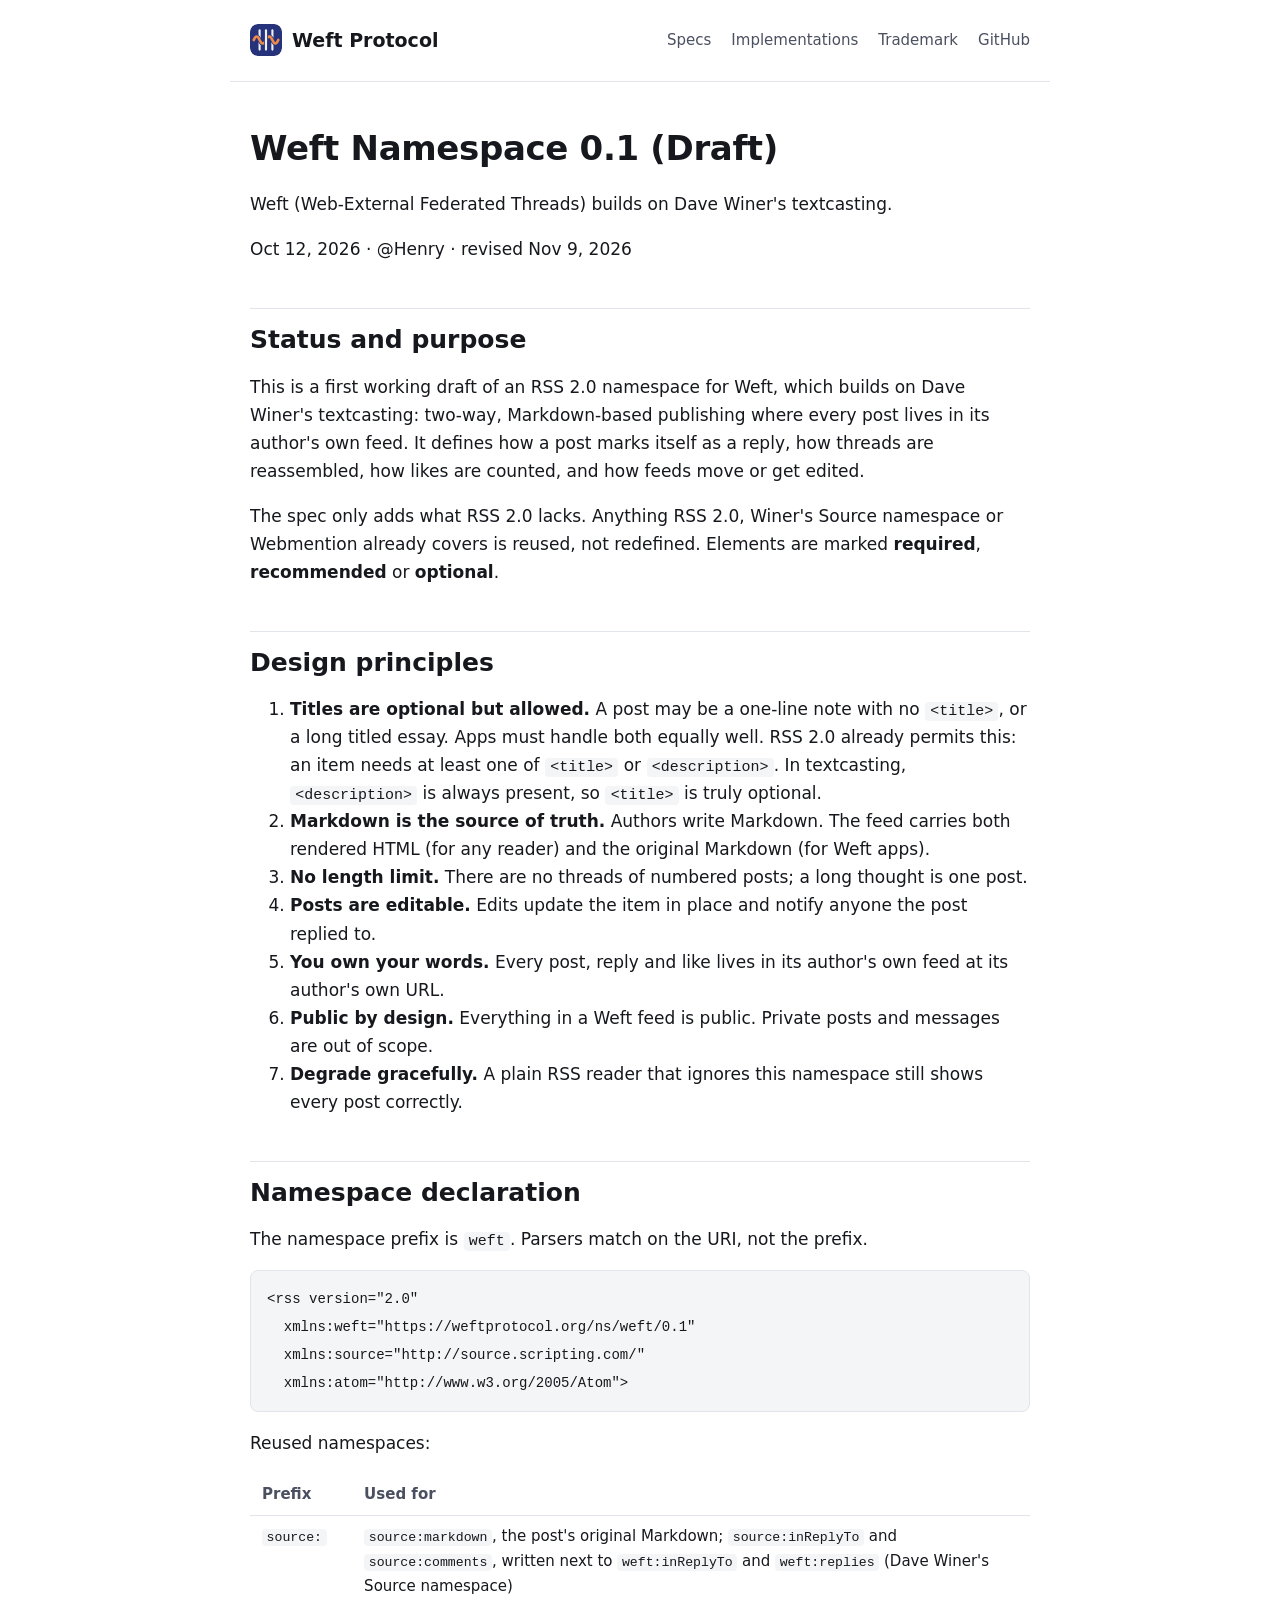
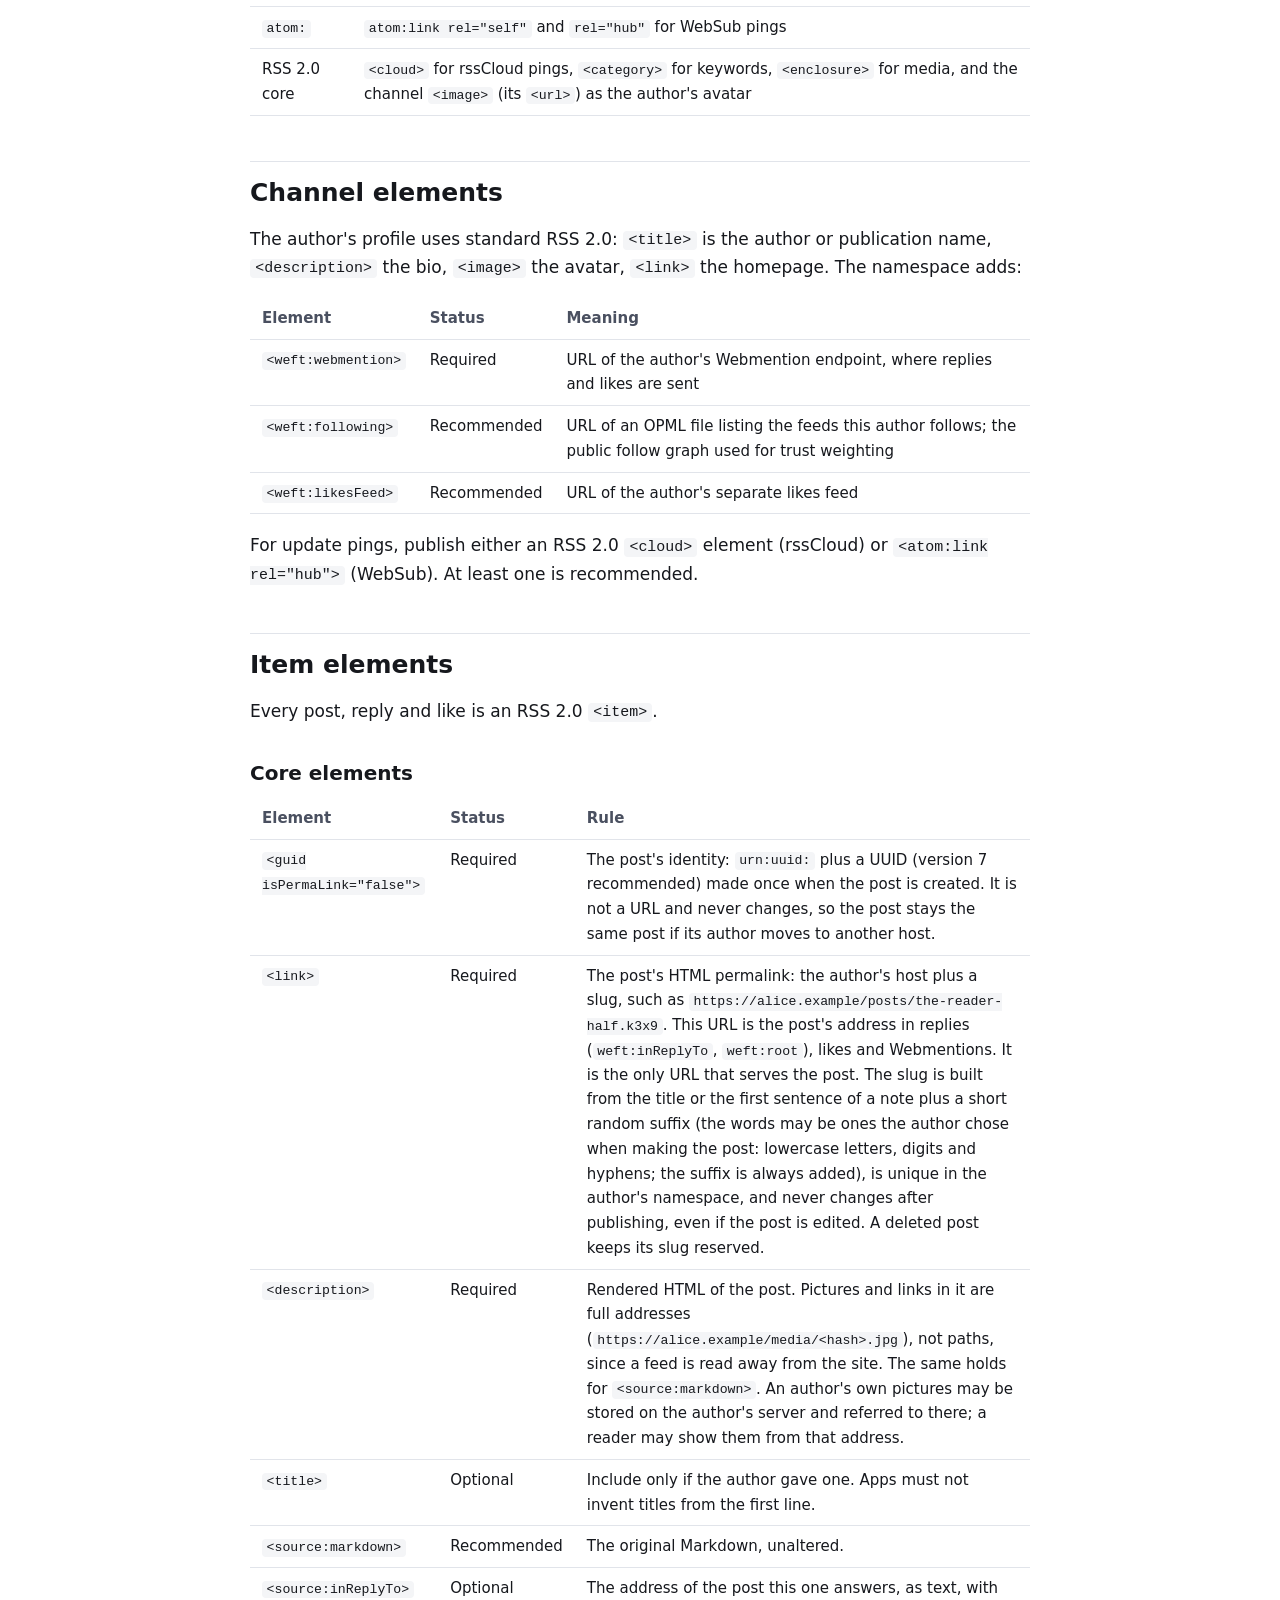
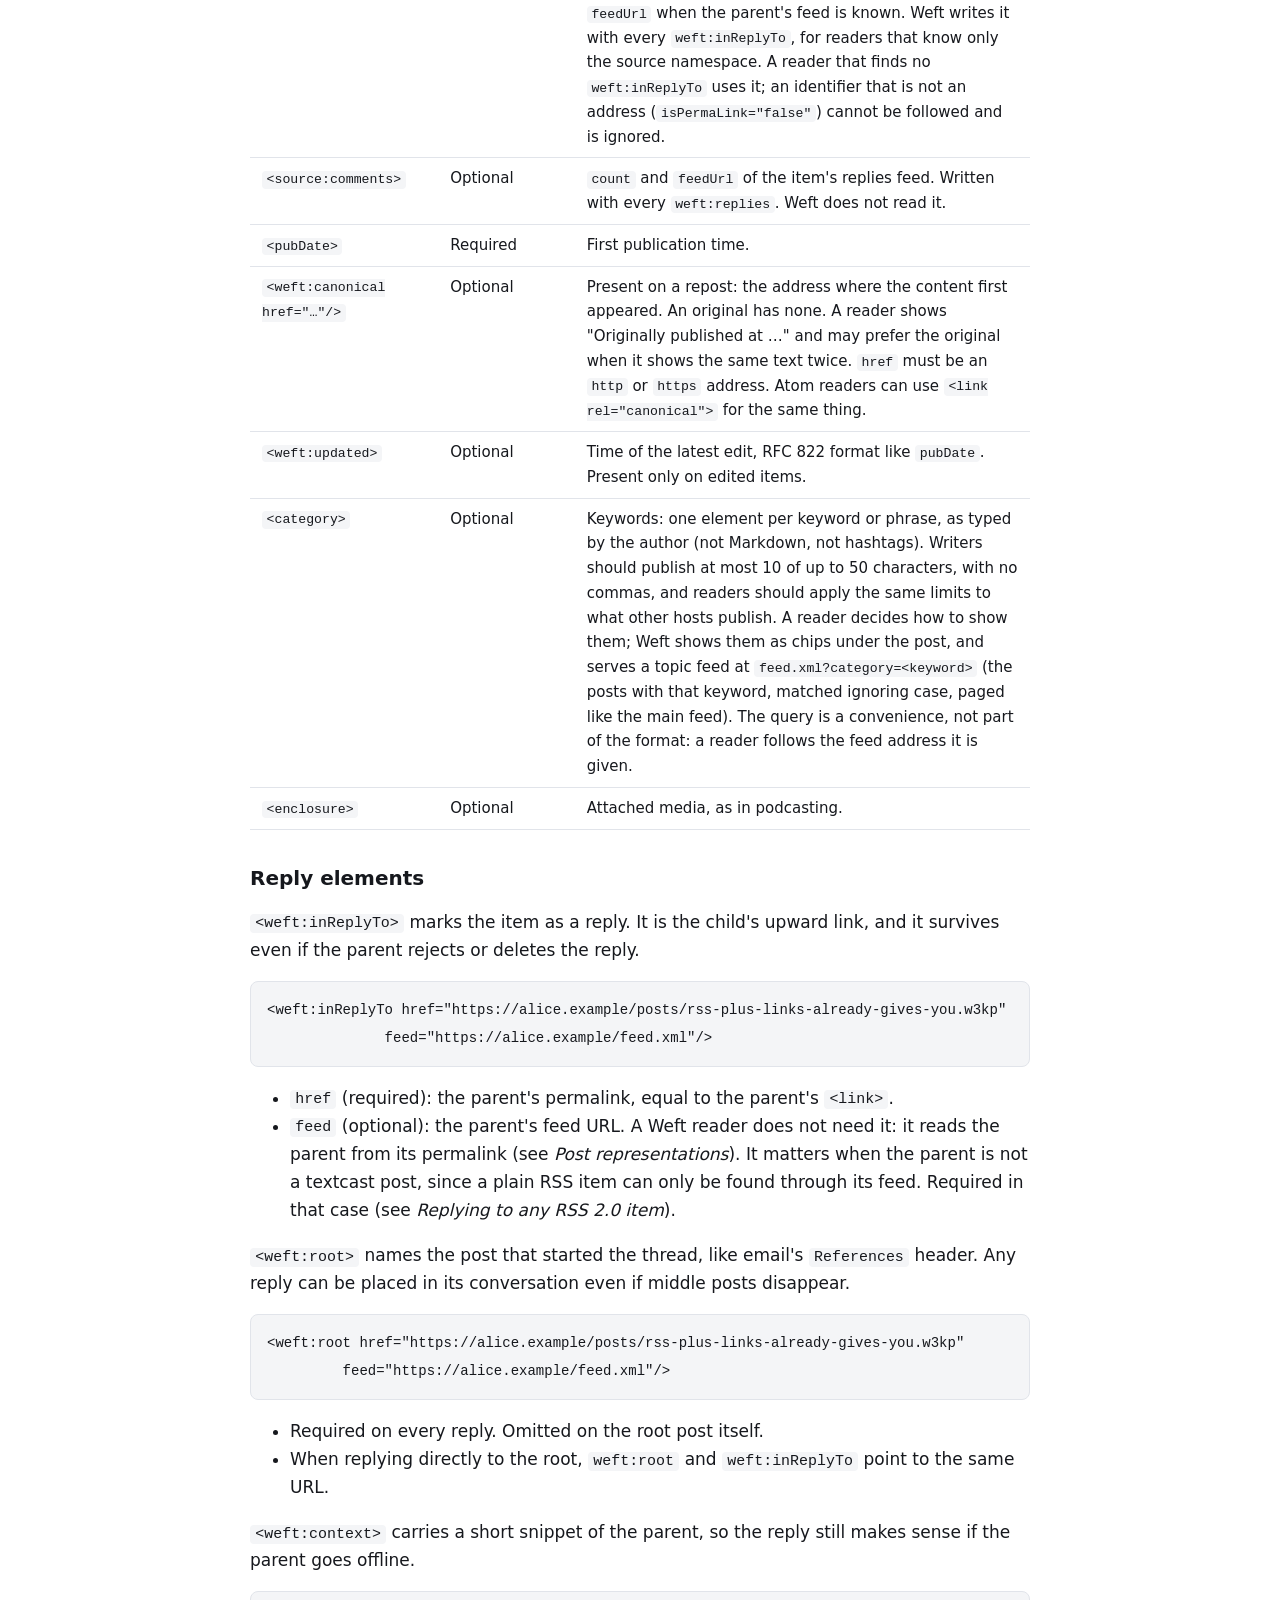
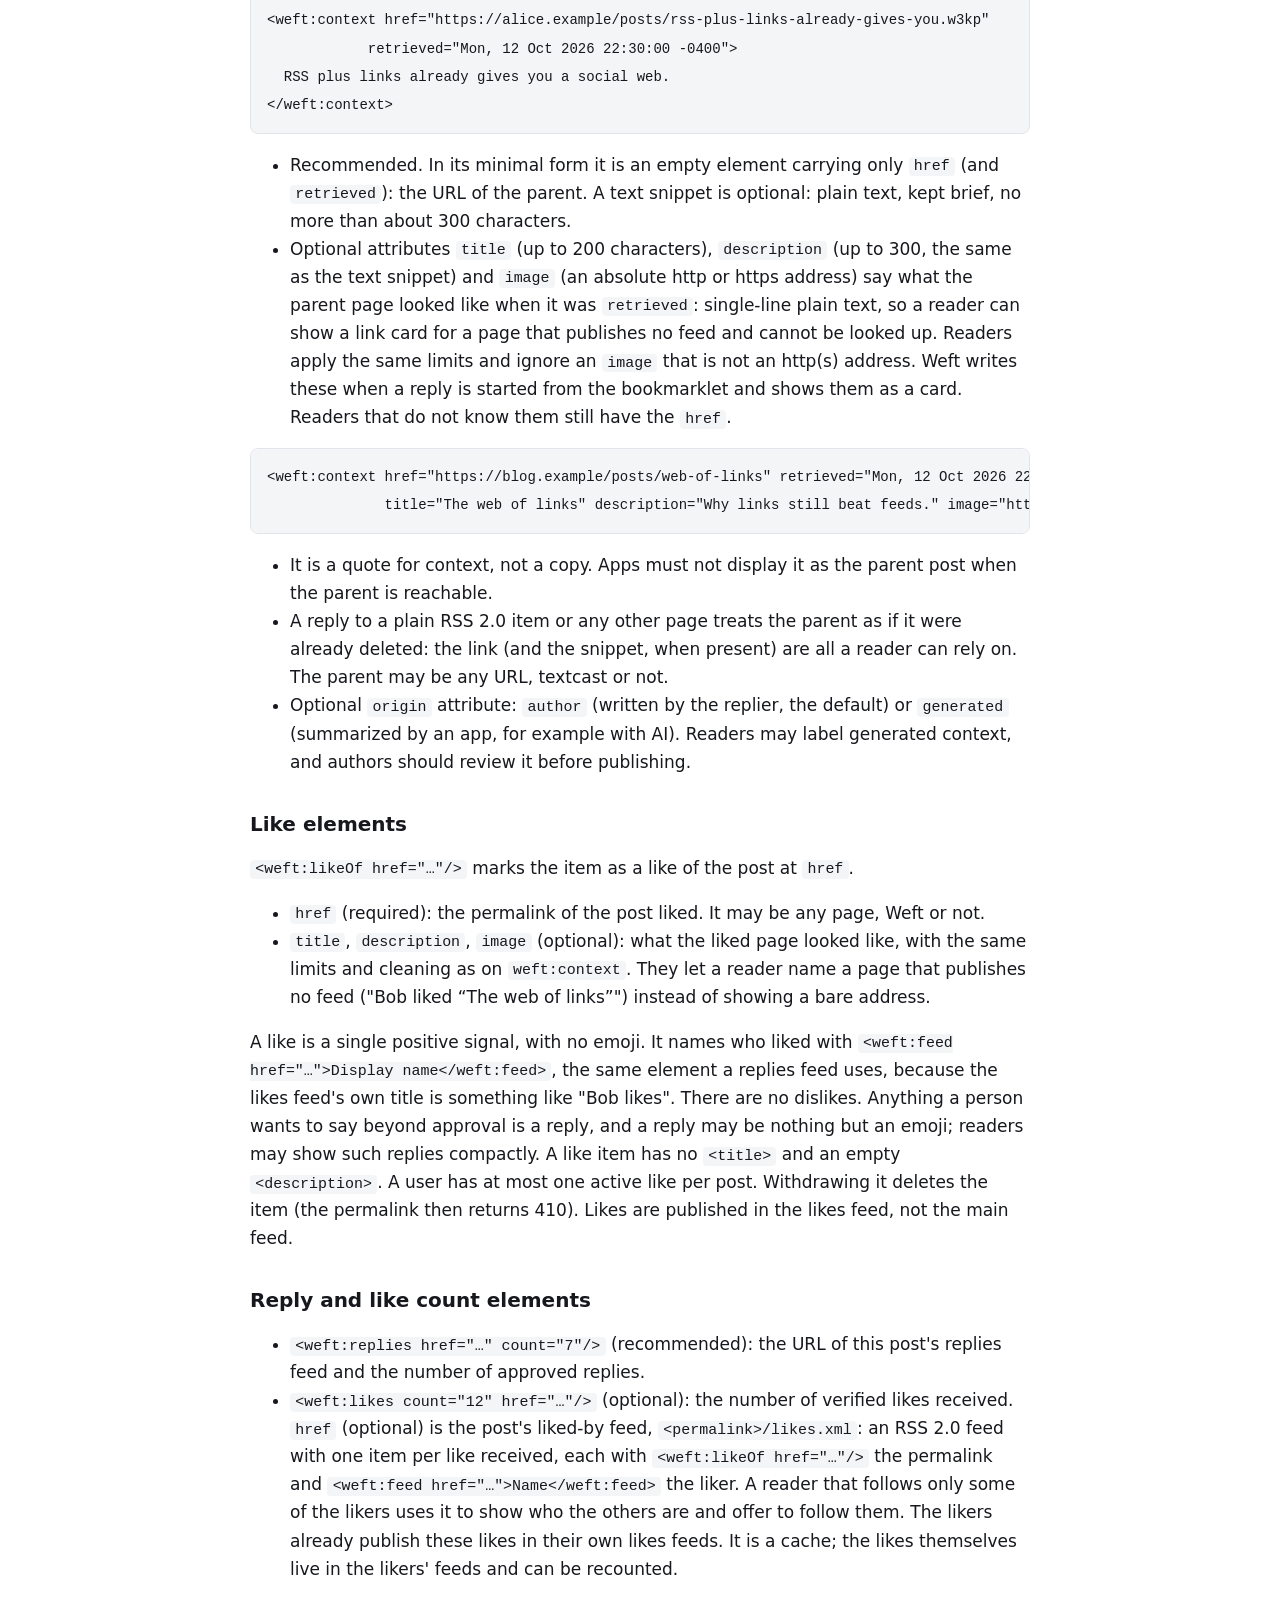
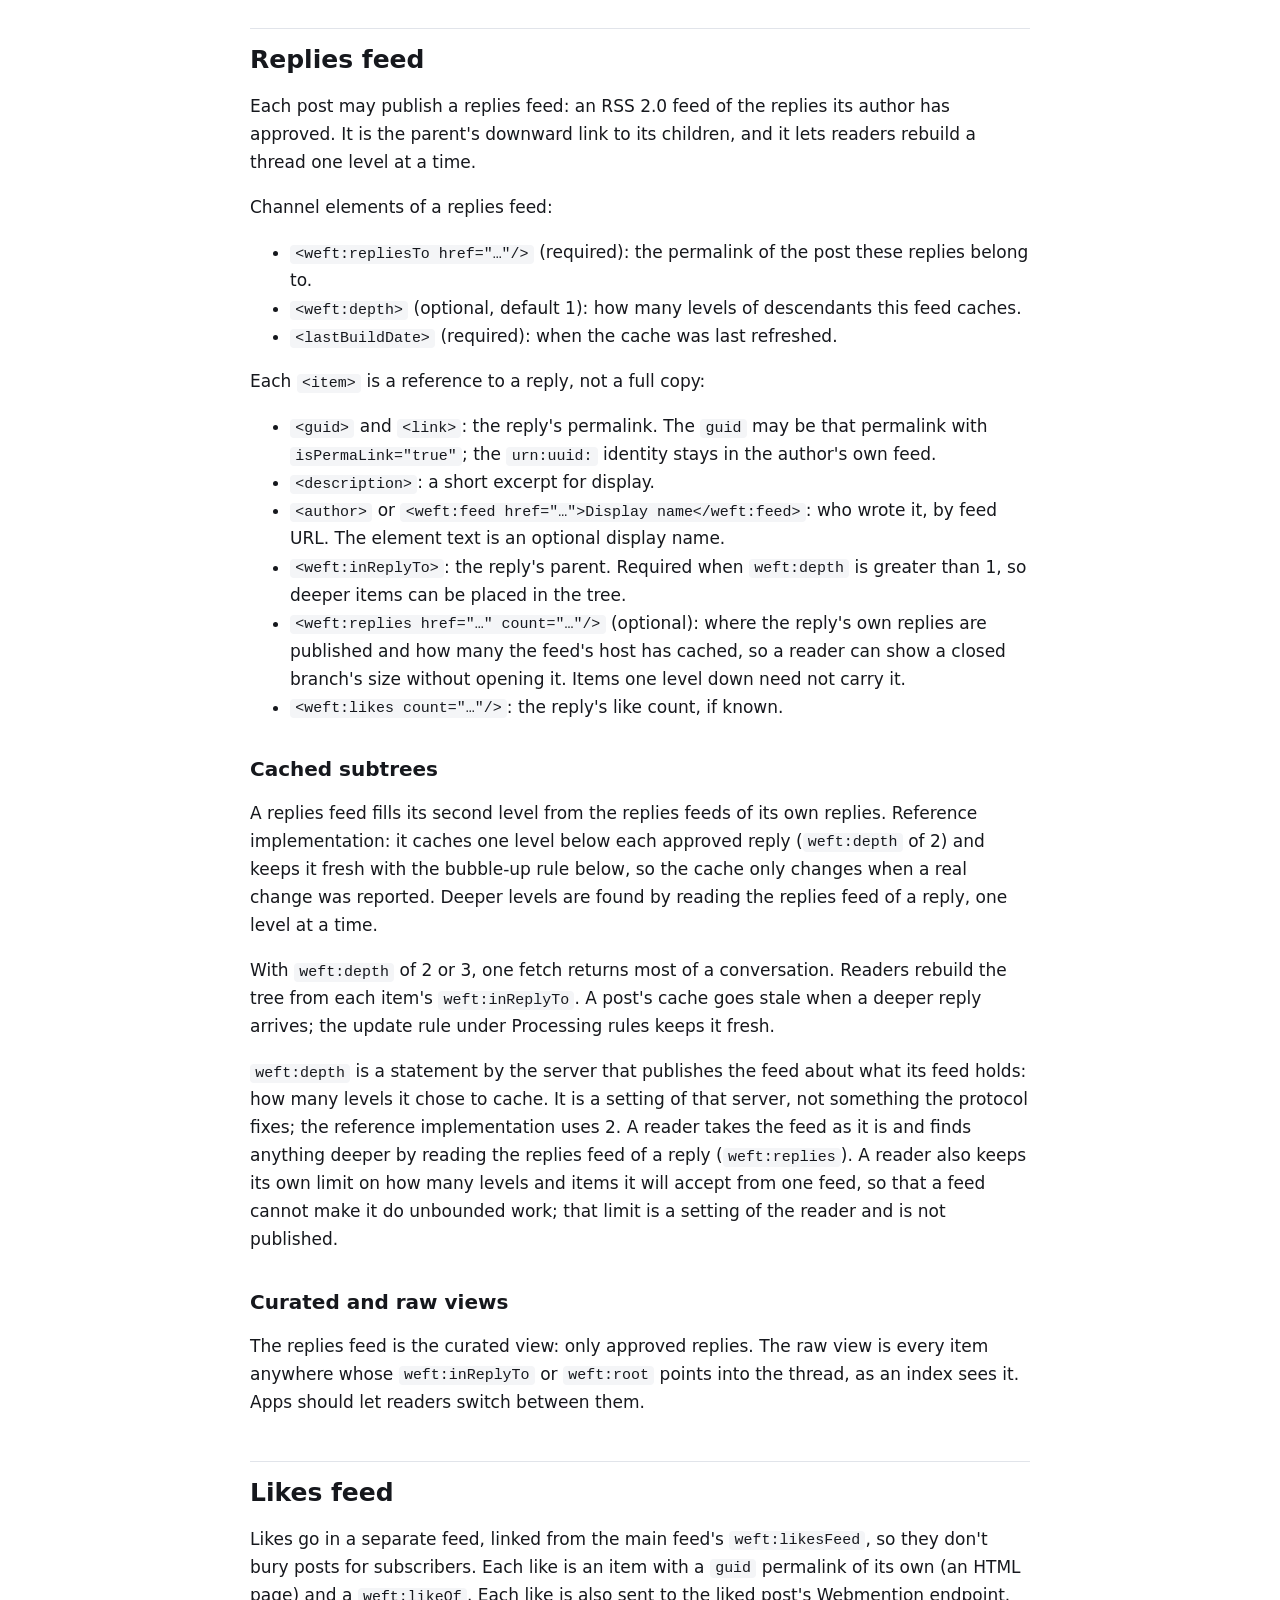
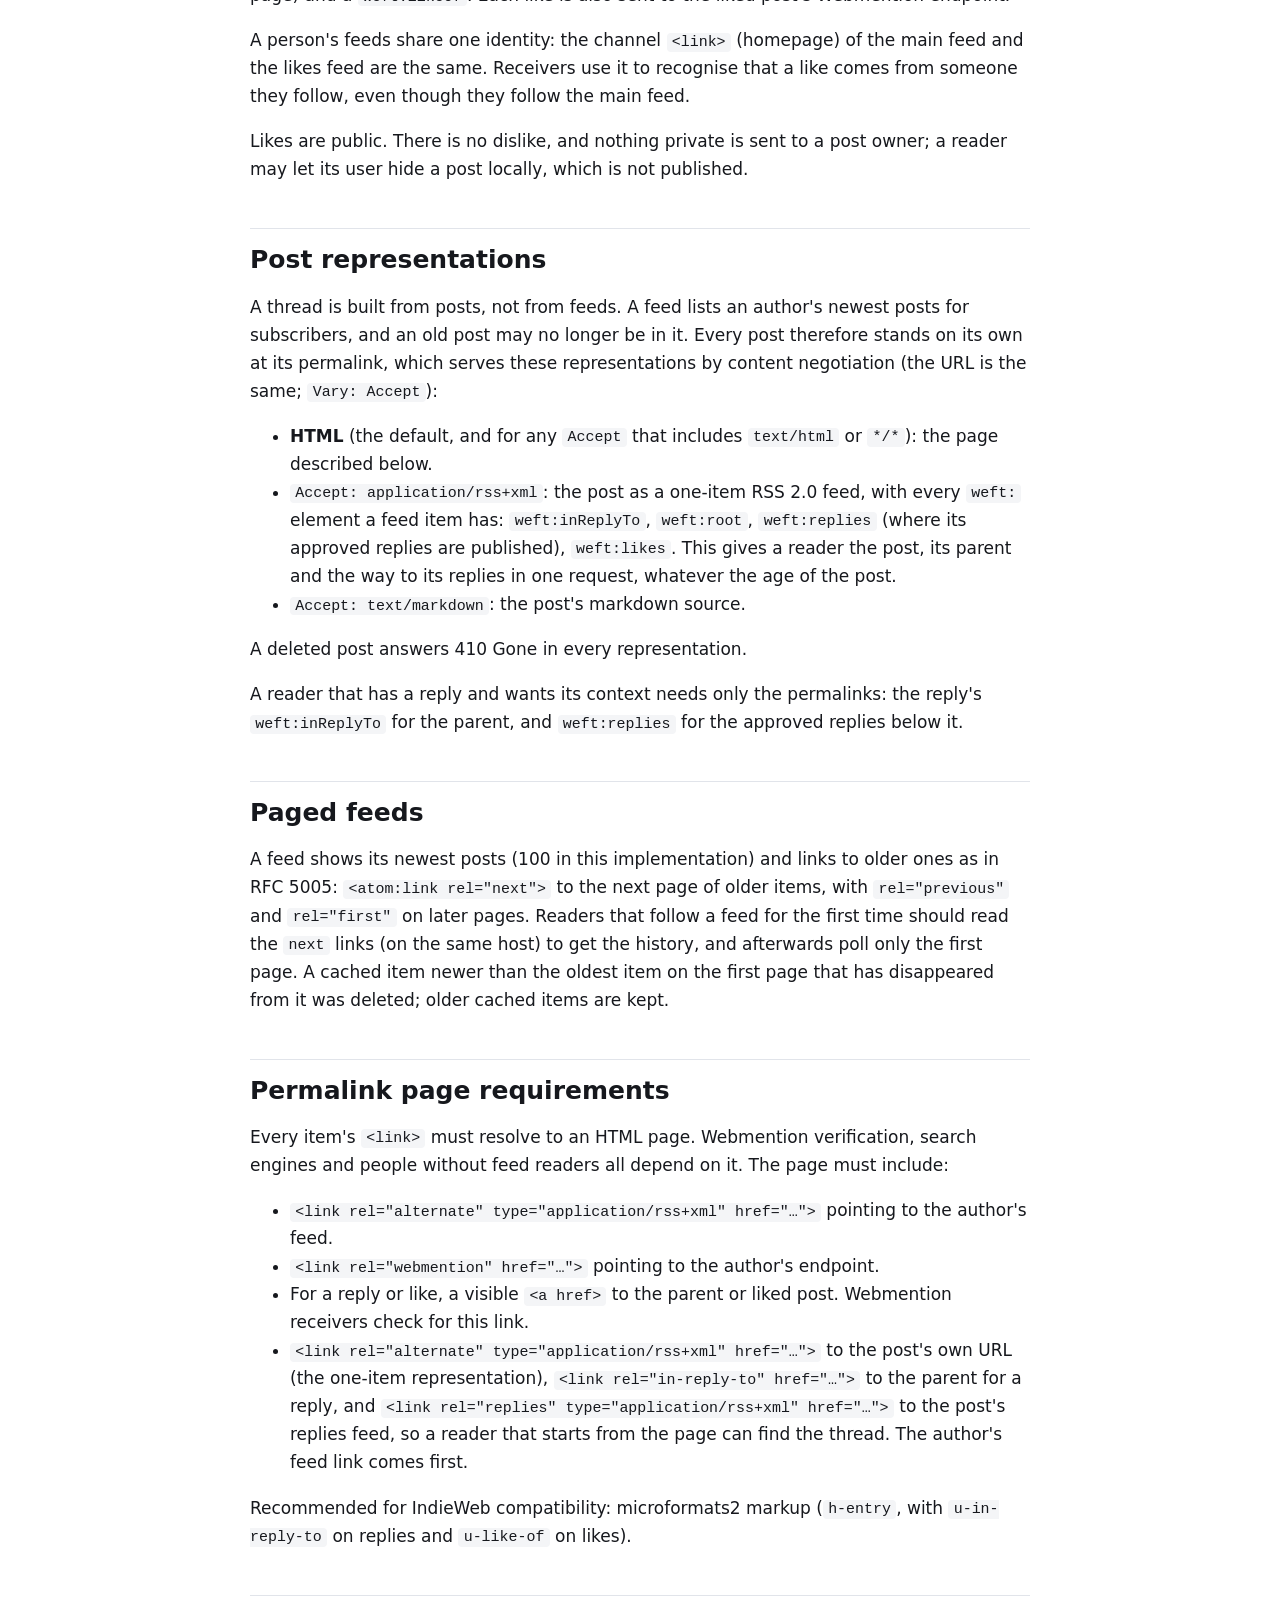
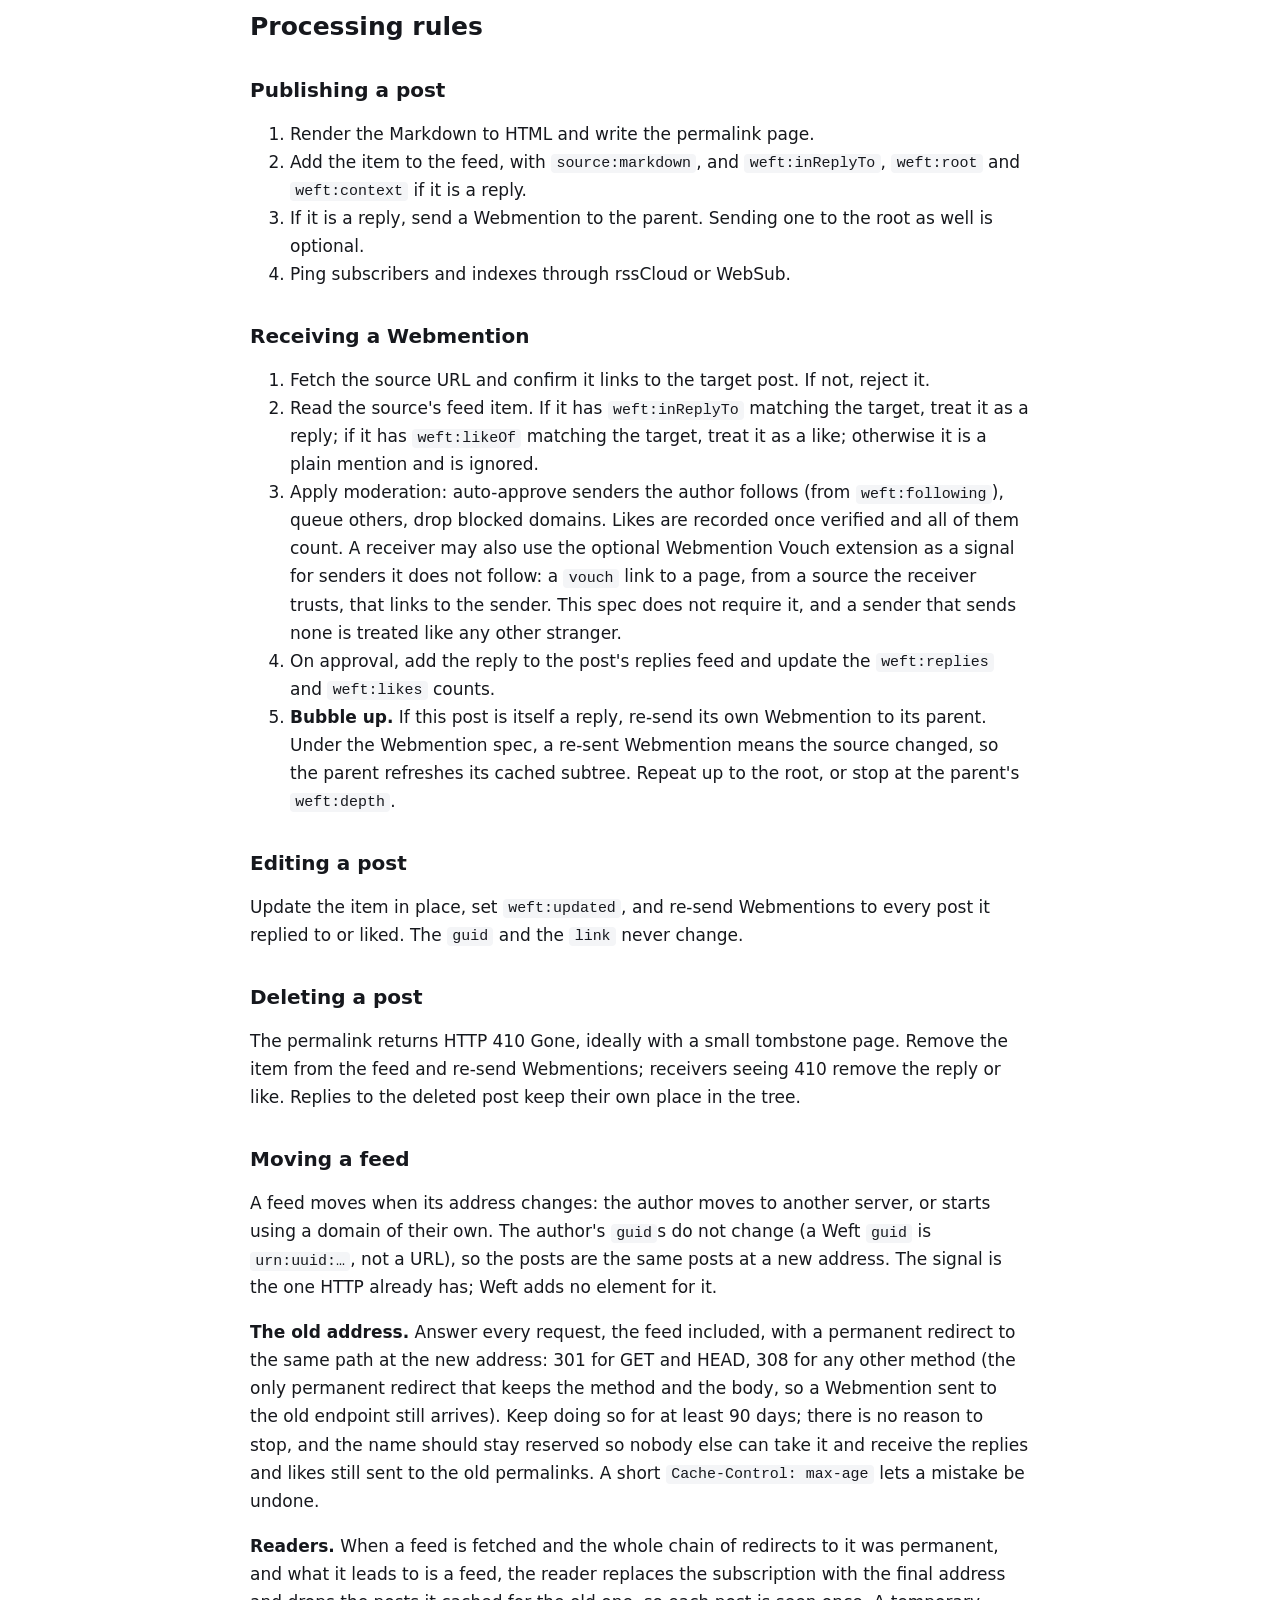
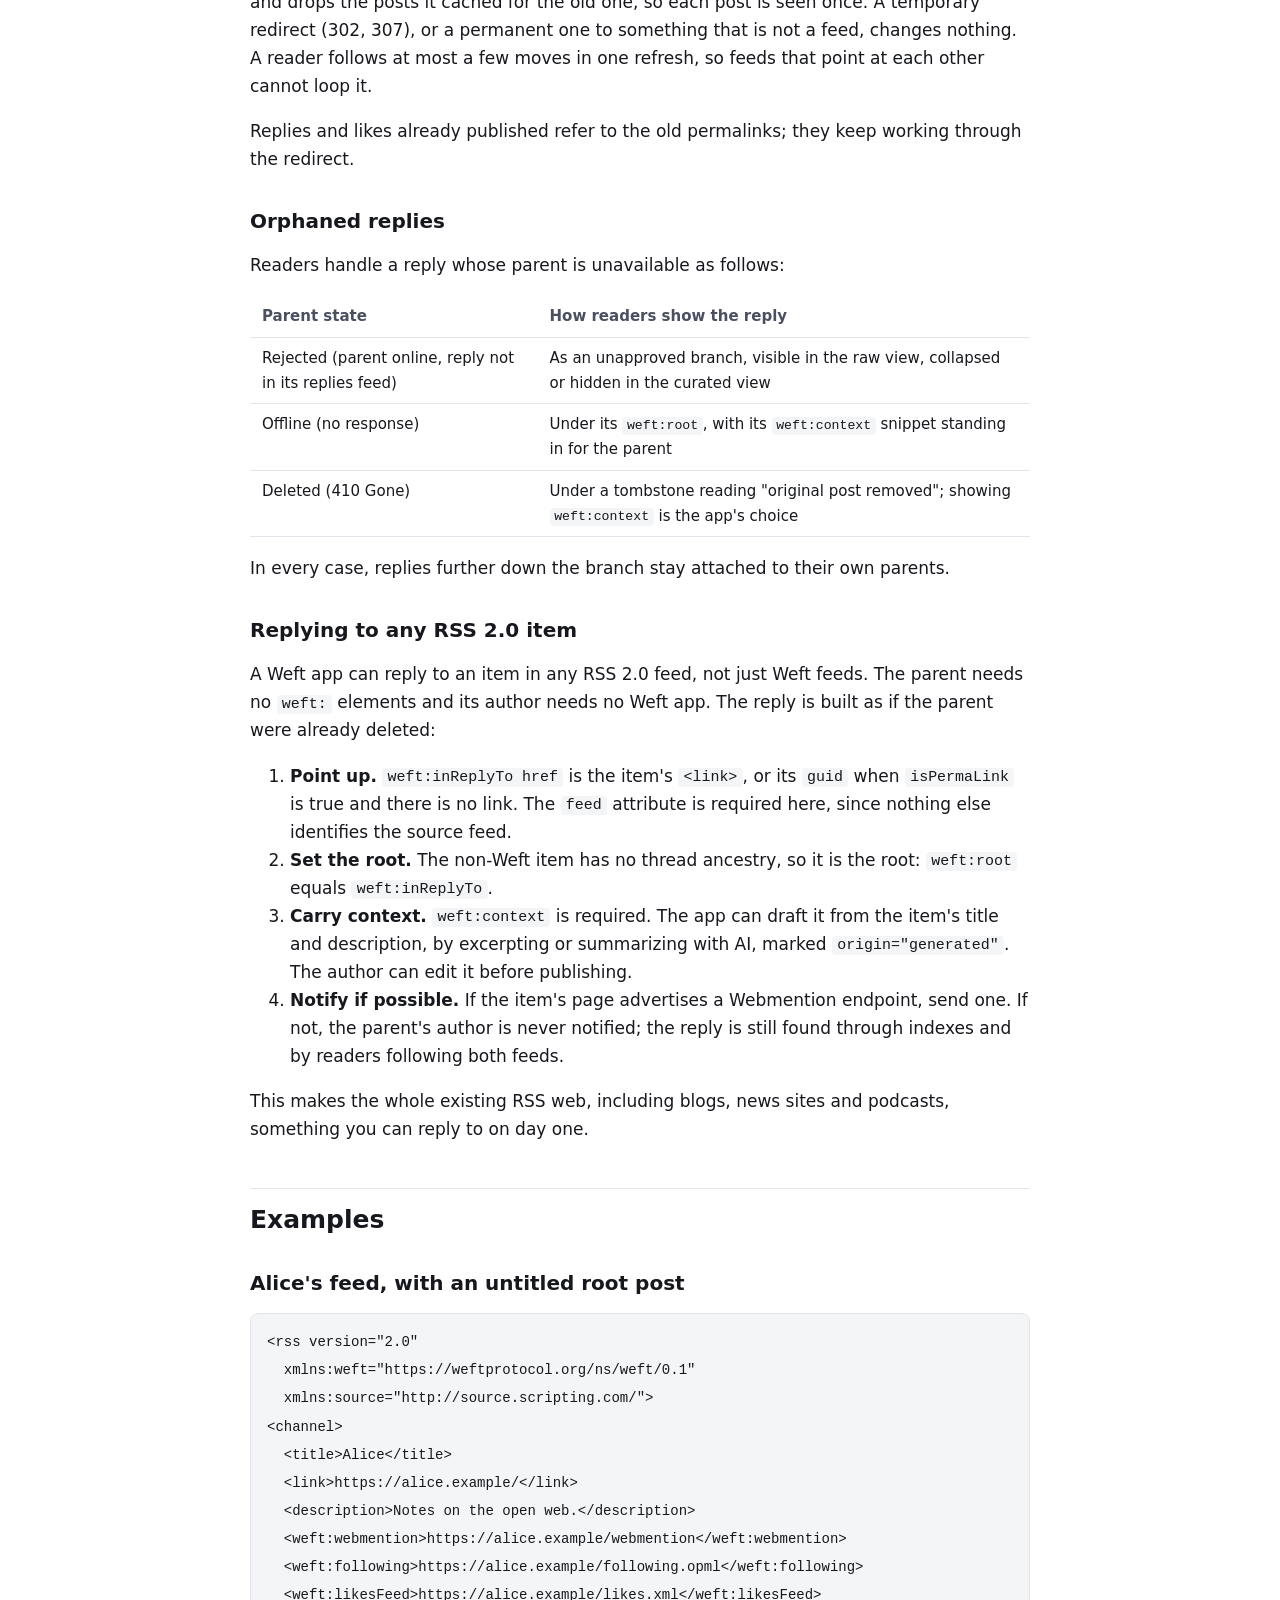
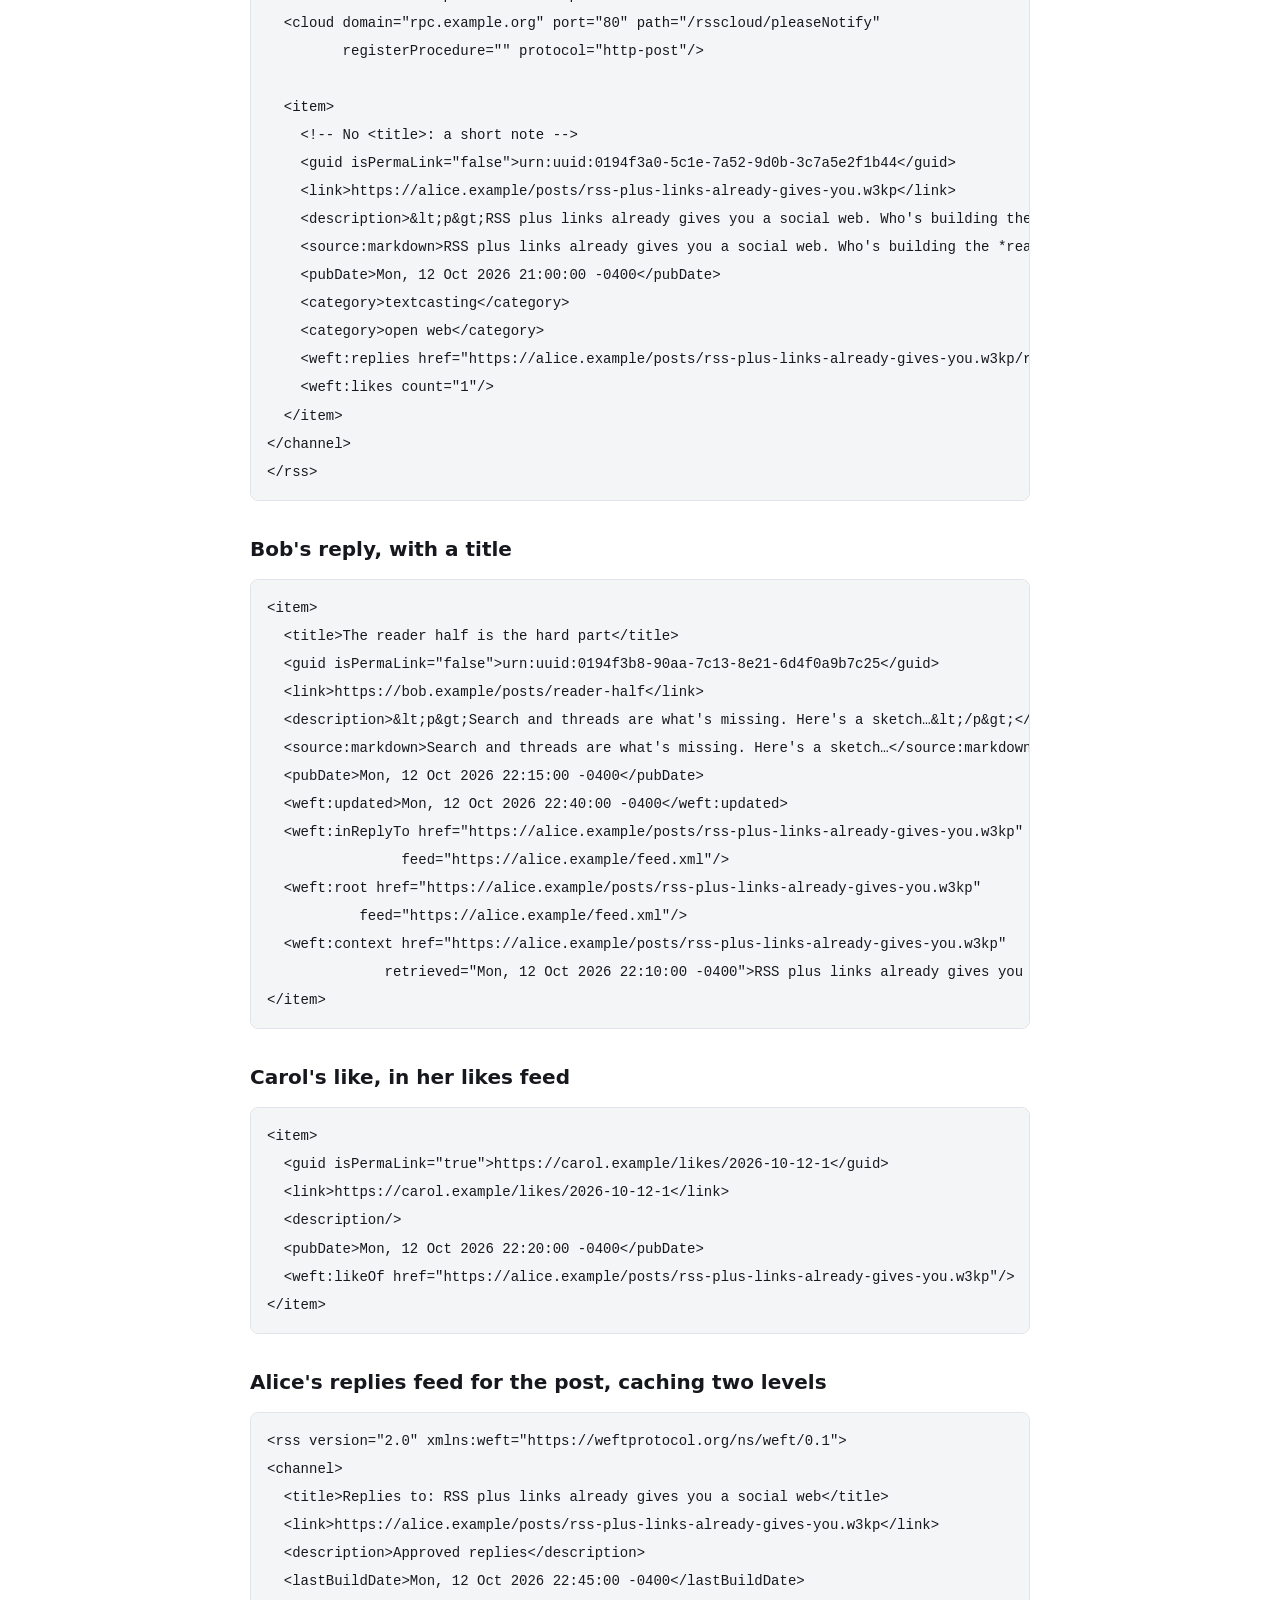
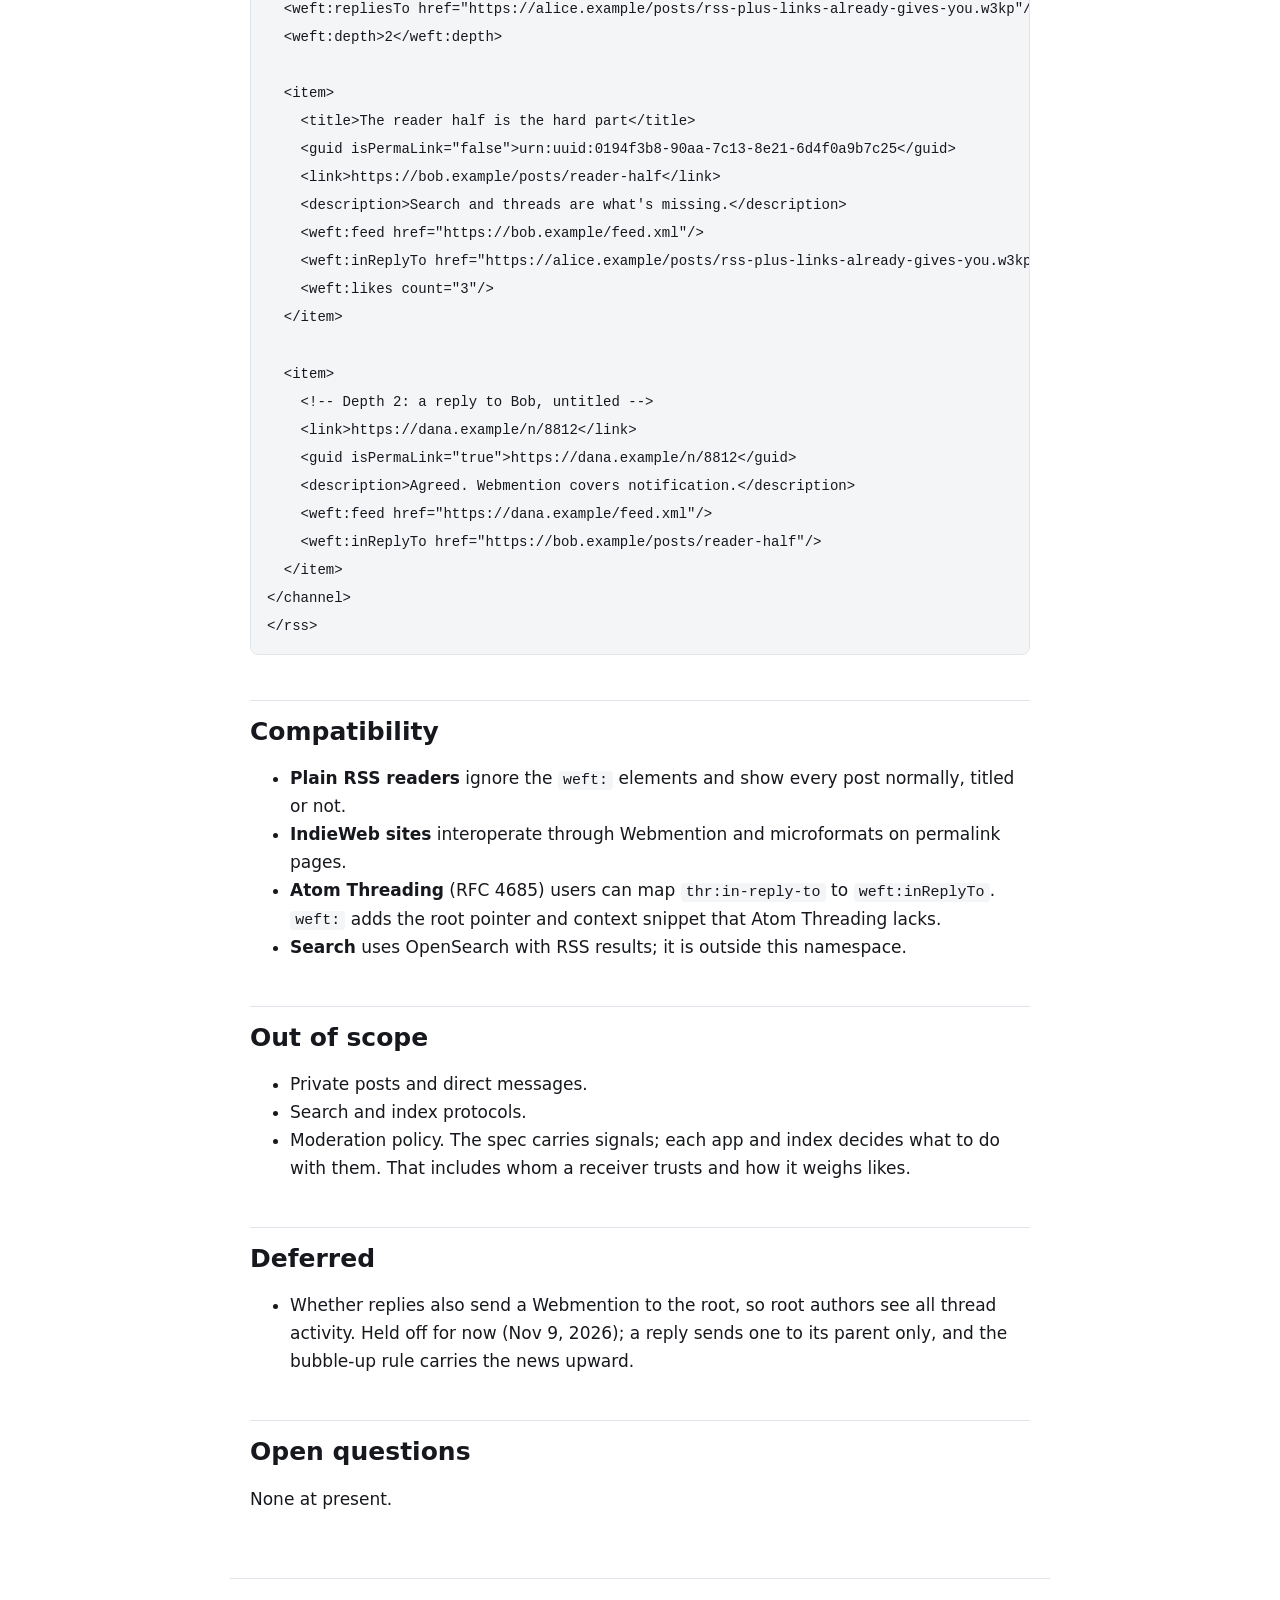
<file: docs/spec/namespace/0.1/index.html>
<!doctype html>
<html lang="en">
<head>
<meta charset="utf-8">
<meta name="viewport" content="width=device-width, initial-scale=1">
<title>Weft Namespace 0.1 · Weft Protocol</title>
<meta name="description" content="Web-External Federated Threads. Markdown conversations on any URL, published as RSS 2.0 and connected with Webmention.">
<link rel="icon" href="../../../assets/favicon.ico" sizes="any">
<link rel="icon" href="../../../assets/weft-icon.svg" type="image/svg+xml">
<link rel="apple-touch-icon" href="../../../assets/apple-touch-icon.png">
<link rel="stylesheet" href="../../../assets/site.css">
<script defer data-domain="weftprotocol.org" src="https://analytics.henryvandenbroek.com/js/webpulse.js"></script>
</head>
<body>
<header class="site">
  <a class="brand" href="../../../index.html"><img src="../../../assets/weft-icon.svg" alt="" width="32" height="32"><span>Weft Protocol</span></a>
  <nav aria-label="Main">
    <a href="../../../spec/index.html">Specs</a>
    <a href="../../../implementations/index.html">Implementations</a>
    <a href="../../../trademark/index.html">Trademark</a>
    <a href="https://github.com/weftprotocol/weftprotocol.org">GitHub</a>
  </nav>
</header>
<main>
<h1 id="weft-namespace-01-draft">Weft Namespace 0.1 (Draft)</h1>
<p>Weft (Web-External Federated Threads) builds on Dave Winer's textcasting.</p>
<p>Oct 12, 2026 · @Henry · revised Nov 9, 2026</p>
<h2 id="status-and-purpose">Status and purpose</h2>
<p>This is a first working draft of an RSS 2.0 namespace for Weft, which builds on Dave Winer's textcasting: two-way, Markdown-based publishing where every post lives in its author's own feed. It defines how a post marks itself as a reply, how threads are reassembled, how likes are counted, and how feeds move or get edited.</p>
<p>The spec only adds what RSS 2.0 lacks. Anything RSS 2.0, Winer's Source namespace or Webmention already covers is reused, not redefined. Elements are marked <strong>required</strong>, <strong>recommended</strong> or <strong>optional</strong>.</p>
<h2 id="design-principles">Design principles</h2>
<ol type="1">
<li><strong>Titles are optional but allowed.</strong> A post may be a one-line note with no <code>&lt;title&gt;</code>, or a long titled essay. Apps must handle both equally well. RSS 2.0 already permits this: an item needs at least one of <code>&lt;title&gt;</code> or <code>&lt;description&gt;</code>. In textcasting, <code>&lt;description&gt;</code> is always present, so <code>&lt;title&gt;</code> is truly optional.</li>
<li><strong>Markdown is the source of truth.</strong> Authors write Markdown. The feed carries both rendered HTML (for any reader) and the original Markdown (for Weft apps).</li>
<li><strong>No length limit.</strong> There are no threads of numbered posts; a long thought is one post.</li>
<li><strong>Posts are editable.</strong> Edits update the item in place and notify anyone the post replied to.</li>
<li><strong>You own your words.</strong> Every post, reply and like lives in its author's own feed at its author's own URL.</li>
<li><strong>Public by design.</strong> Everything in a Weft feed is public. Private posts and messages are out of scope.</li>
<li><strong>Degrade gracefully.</strong> A plain RSS reader that ignores this namespace still shows every post correctly.</li>
</ol>
<h2 id="namespace-declaration">Namespace declaration</h2>
<p>The namespace prefix is <code>weft</code>. Parsers match on the URI, not the prefix.</p>
<pre class="xml"><code>&lt;rss version=&quot;2.0&quot;
  xmlns:weft=&quot;https://weftprotocol.org/ns/weft/0.1&quot;
  xmlns:source=&quot;http://source.scripting.com/&quot;
  xmlns:atom=&quot;http://www.w3.org/2005/Atom&quot;&gt;</code></pre>
<p>Reused namespaces:</p>
<table>
<thead>
<tr class="header">
<th>Prefix</th>
<th>Used for</th>
</tr>
</thead>
<tbody>
<tr class="odd">
<td><code>source:</code></td>
<td><code>source:markdown</code>, the post's original Markdown; <code>source:inReplyTo</code> and <code>source:comments</code>, written next to <code>weft:inReplyTo</code> and <code>weft:replies</code> (Dave Winer's Source namespace)</td>
</tr>
<tr class="even">
<td><code>atom:</code></td>
<td><code>atom:link rel="self"</code> and <code>rel="hub"</code> for WebSub pings</td>
</tr>
<tr class="odd">
<td>RSS 2.0 core</td>
<td><code>&lt;cloud&gt;</code> for rssCloud pings, <code>&lt;category&gt;</code> for keywords, <code>&lt;enclosure&gt;</code> for media, and the channel <code>&lt;image&gt;</code> (its <code>&lt;url&gt;</code>) as the author's avatar</td>
</tr>
</tbody>
</table>
<h2 id="channel-elements">Channel elements</h2>
<p>The author's profile uses standard RSS 2.0: <code>&lt;title&gt;</code> is the author or publication name, <code>&lt;description&gt;</code> the bio, <code>&lt;image&gt;</code> the avatar, <code>&lt;link&gt;</code> the homepage. The namespace adds:</p>
<table>
<thead>
<tr class="header">
<th>Element</th>
<th>Status</th>
<th>Meaning</th>
</tr>
</thead>
<tbody>
<tr class="odd">
<td><code>&lt;weft:webmention&gt;</code></td>
<td>Required</td>
<td>URL of the author's Webmention endpoint, where replies and likes are sent</td>
</tr>
<tr class="even">
<td><code>&lt;weft:following&gt;</code></td>
<td>Recommended</td>
<td>URL of an OPML file listing the feeds this author follows; the public follow graph used for trust weighting</td>
</tr>
<tr class="odd">
<td><code>&lt;weft:likesFeed&gt;</code></td>
<td>Recommended</td>
<td>URL of the author's separate likes feed</td>
</tr>
</tbody>
</table>
<p>For update pings, publish either an RSS 2.0 <code>&lt;cloud&gt;</code> element (rssCloud) or <code>&lt;atom:link rel="hub"&gt;</code> (WebSub). At least one is recommended.</p>
<h2 id="item-elements">Item elements</h2>
<p>Every post, reply and like is an RSS 2.0 <code>&lt;item&gt;</code>.</p>
<h3 id="core-elements">Core elements</h3>
<table>
<thead>
<tr class="header">
<th>Element</th>
<th>Status</th>
<th>Rule</th>
</tr>
</thead>
<tbody>
<tr class="odd">
<td><code>&lt;guid isPermaLink="false"&gt;</code></td>
<td>Required</td>
<td>The post's identity: <code>urn:uuid:</code> plus a UUID (version 7 recommended) made once when the post is created. It is not a URL and never changes, so the post stays the same post if its author moves to another host.</td>
</tr>
<tr class="even">
<td><code>&lt;link&gt;</code></td>
<td>Required</td>
<td>The post's HTML permalink: the author's host plus a slug, such as <code>https://alice.example/posts/the-reader-half.k3x9</code>. This URL is the post's address in replies (<code>weft:inReplyTo</code>, <code>weft:root</code>), likes and Webmentions. It is the only URL that serves the post. The slug is built from the title or the first sentence of a note plus a short random suffix (the words may be ones the author chose when making the post: lowercase letters, digits and hyphens; the suffix is always added), is unique in the author's namespace, and never changes after publishing, even if the post is edited. A deleted post keeps its slug reserved.</td>
</tr>
<tr class="odd">
<td><code>&lt;description&gt;</code></td>
<td>Required</td>
<td>Rendered HTML of the post. Pictures and links in it are full addresses (<code>https://alice.example/media/&lt;hash&gt;.jpg</code>), not paths, since a feed is read away from the site. The same holds for <code>&lt;source:markdown&gt;</code>. An author's own pictures may be stored on the author's server and referred to there; a reader may show them from that address.</td>
</tr>
<tr class="even">
<td><code>&lt;title&gt;</code></td>
<td>Optional</td>
<td>Include only if the author gave one. Apps must not invent titles from the first line.</td>
</tr>
<tr class="odd">
<td><code>&lt;source:markdown&gt;</code></td>
<td>Recommended</td>
<td>The original Markdown, unaltered.</td>
</tr>
<tr class="even">
<td><code>&lt;source:inReplyTo&gt;</code></td>
<td>Optional</td>
<td>The address of the post this one answers, as text, with <code>feedUrl</code> when the parent's feed is known. Weft writes it with every <code>weft:inReplyTo</code>, for readers that know only the source namespace. A reader that finds no <code>weft:inReplyTo</code> uses it; an identifier that is not an address (<code>isPermaLink="false"</code>) cannot be followed and is ignored.</td>
</tr>
<tr class="odd">
<td><code>&lt;source:comments&gt;</code></td>
<td>Optional</td>
<td><code>count</code> and <code>feedUrl</code> of the item's replies feed. Written with every <code>weft:replies</code>. Weft does not read it.</td>
</tr>
<tr class="even">
<td><code>&lt;pubDate&gt;</code></td>
<td>Required</td>
<td>First publication time.</td>
</tr>
<tr class="odd">
<td><code>&lt;weft:canonical href="…"/&gt;</code></td>
<td>Optional</td>
<td>Present on a repost: the address where the content first appeared. An original has none. A reader shows "Originally published at …" and may prefer the original when it shows the same text twice. <code>href</code> must be an <code>http</code> or <code>https</code> address. Atom readers can use <code>&lt;link rel="canonical"&gt;</code> for the same thing.</td>
</tr>
<tr class="even">
<td><code>&lt;weft:updated&gt;</code></td>
<td>Optional</td>
<td>Time of the latest edit, RFC 822 format like <code>pubDate</code>. Present only on edited items.</td>
</tr>
<tr class="odd">
<td><code>&lt;category&gt;</code></td>
<td>Optional</td>
<td>Keywords: one element per keyword or phrase, as typed by the author (not Markdown, not hashtags). Writers should publish at most 10 of up to 50 characters, with no commas, and readers should apply the same limits to what other hosts publish. A reader decides how to show them; Weft shows them as chips under the post, and serves a topic feed at <code>feed.xml?category=&lt;keyword&gt;</code> (the posts with that keyword, matched ignoring case, paged like the main feed). The query is a convenience, not part of the format: a reader follows the feed address it is given.</td>
</tr>
<tr class="even">
<td><code>&lt;enclosure&gt;</code></td>
<td>Optional</td>
<td>Attached media, as in podcasting.</td>
</tr>
</tbody>
</table>
<h3 id="reply-elements">Reply elements</h3>
<p><code>&lt;weft:inReplyTo&gt;</code> marks the item as a reply. It is the child's upward link, and it survives even if the parent rejects or deletes the reply.</p>
<pre class="xml"><code>&lt;weft:inReplyTo href=&quot;https://alice.example/posts/rss-plus-links-already-gives-you.w3kp&quot;
              feed=&quot;https://alice.example/feed.xml&quot;/&gt;</code></pre>
<ul>
<li><code>href</code> (required): the parent's permalink, equal to the parent's <code>&lt;link&gt;</code>.</li>
<li><code>feed</code> (optional): the parent's feed URL. A Weft reader does not need it: it reads the parent from its permalink (see <em>Post representations</em>). It matters when the parent is not a textcast post, since a plain RSS item can only be found through its feed. Required in that case (see <em>Replying to any RSS 2.0 item</em>).</li>
</ul>
<p><code>&lt;weft:root&gt;</code> names the post that started the thread, like email's <code>References</code> header. Any reply can be placed in its conversation even if middle posts disappear.</p>
<pre class="xml"><code>&lt;weft:root href=&quot;https://alice.example/posts/rss-plus-links-already-gives-you.w3kp&quot;
         feed=&quot;https://alice.example/feed.xml&quot;/&gt;</code></pre>
<ul>
<li>Required on every reply. Omitted on the root post itself.</li>
<li>When replying directly to the root, <code>weft:root</code> and <code>weft:inReplyTo</code> point to the same URL.</li>
</ul>
<p><code>&lt;weft:context&gt;</code> carries a short snippet of the parent, so the reply still makes sense if the parent goes offline.</p>
<pre class="xml"><code>&lt;weft:context href=&quot;https://alice.example/posts/rss-plus-links-already-gives-you.w3kp&quot;
            retrieved=&quot;Mon, 12 Oct 2026 22:30:00 -0400&quot;&gt;
  RSS plus links already gives you a social web.
&lt;/weft:context&gt;</code></pre>
<ul>
<li>Recommended. In its minimal form it is an empty element carrying only <code>href</code> (and <code>retrieved</code>): the URL of the parent. A text snippet is optional: plain text, kept brief, no more than about 300 characters.</li>
<li>Optional attributes <code>title</code> (up to 200 characters), <code>description</code> (up to 300, the same as the text snippet) and <code>image</code> (an absolute http or https address) say what the parent page looked like when it was <code>retrieved</code>: single-line plain text, so a reader can show a link card for a page that publishes no feed and cannot be looked up. Readers apply the same limits and ignore an <code>image</code> that is not an http(s) address. Weft writes these when a reply is started from the bookmarklet and shows them as a card. Readers that do not know them still have the <code>href</code>.</li>
</ul>
<pre class="xml"><code>&lt;weft:context href=&quot;https://blog.example/posts/web-of-links&quot; retrieved=&quot;Mon, 12 Oct 2026 22:30:00 -0400&quot;
              title=&quot;The web of links&quot; description=&quot;Why links still beat feeds.&quot; image=&quot;https://blog.example/cover.jpg&quot;/&gt;</code></pre>
<ul>
<li>It is a quote for context, not a copy. Apps must not display it as the parent post when the parent is reachable.</li>
<li>A reply to a plain RSS 2.0 item or any other page treats the parent as if it were already deleted: the link (and the snippet, when present) are all a reader can rely on. The parent may be any URL, textcast or not.</li>
<li>Optional <code>origin</code> attribute: <code>author</code> (written by the replier, the default) or <code>generated</code> (summarized by an app, for example with AI). Readers may label generated context, and authors should review it before publishing.</li>
</ul>
<h3 id="like-elements">Like elements</h3>
<p><code>&lt;weft:likeOf href="…"/&gt;</code> marks the item as a like of the post at <code>href</code>.</p>
<ul>
<li><code>href</code> (required): the permalink of the post liked. It may be any page, Weft or not.</li>
<li><code>title</code>, <code>description</code>, <code>image</code> (optional): what the liked page looked like, with the same limits and cleaning as on <code>weft:context</code>. They let a reader name a page that publishes no feed ("Bob liked “The web of links”") instead of showing a bare address.</li>
</ul>
<p>A like is a single positive signal, with no emoji. It names who liked with <code>&lt;weft:feed href="…"&gt;Display name&lt;/weft:feed&gt;</code>, the same element a replies feed uses, because the likes feed's own title is something like "Bob likes". There are no dislikes. Anything a person wants to say beyond approval is a reply, and a reply may be nothing but an emoji; readers may show such replies compactly. A like item has no <code>&lt;title&gt;</code> and an empty <code>&lt;description&gt;</code>. A user has at most one active like per post. Withdrawing it deletes the item (the permalink then returns 410). Likes are published in the likes feed, not the main feed.</p>
<h3 id="reply-and-like-count-elements">Reply and like count elements</h3>
<ul>
<li><code>&lt;weft:replies href="…" count="7"/&gt;</code> (recommended): the URL of this post's replies feed and the number of approved replies.</li>
<li><code>&lt;weft:likes count="12" href="…"/&gt;</code> (optional): the number of verified likes received. <code>href</code> (optional) is the post's liked-by feed, <code>&lt;permalink&gt;/likes.xml</code>: an RSS 2.0 feed with one item per like received, each with <code>&lt;weft:likeOf href="…"/&gt;</code> the permalink and <code>&lt;weft:feed href="…"&gt;Name&lt;/weft:feed&gt;</code> the liker. A reader that follows only some of the likers uses it to show who the others are and offer to follow them. The likers already publish these likes in their own likes feeds. It is a cache; the likes themselves live in the likers' feeds and can be recounted.</li>
</ul>
<h2 id="replies-feed">Replies feed</h2>
<p>Each post may publish a replies feed: an RSS 2.0 feed of the replies its author has approved. It is the parent's downward link to its children, and it lets readers rebuild a thread one level at a time.</p>
<p>Channel elements of a replies feed:</p>
<ul>
<li><code>&lt;weft:repliesTo href="…"/&gt;</code> (required): the permalink of the post these replies belong to.</li>
<li><code>&lt;weft:depth&gt;</code> (optional, default 1): how many levels of descendants this feed caches.</li>
<li><code>&lt;lastBuildDate&gt;</code> (required): when the cache was last refreshed.</li>
</ul>
<p>Each <code>&lt;item&gt;</code> is a reference to a reply, not a full copy:</p>
<ul>
<li><code>&lt;guid&gt;</code> and <code>&lt;link&gt;</code>: the reply's permalink. The <code>guid</code> may be that permalink with <code>isPermaLink="true"</code>; the <code>urn:uuid:</code> identity stays in the author's own feed.</li>
<li><code>&lt;description&gt;</code>: a short excerpt for display.</li>
<li><code>&lt;author&gt;</code> or <code>&lt;weft:feed href="…"&gt;Display name&lt;/weft:feed&gt;</code>: who wrote it, by feed URL. The element text is an optional display name.</li>
<li><code>&lt;weft:inReplyTo&gt;</code>: the reply's parent. Required when <code>weft:depth</code> is greater than 1, so deeper items can be placed in the tree.</li>
<li><code>&lt;weft:replies href="…" count="…"/&gt;</code> (optional): where the reply's own replies are published and how many the feed's host has cached, so a reader can show a closed branch's size without opening it. Items one level down need not carry it.</li>
<li><code>&lt;weft:likes count="…"/&gt;</code>: the reply's like count, if known.</li>
</ul>
<h3 id="cached-subtrees">Cached subtrees</h3>
<p>A replies feed fills its second level from the replies feeds of its own replies. Reference implementation: it caches one level below each approved reply (<code>weft:depth</code> of 2) and keeps it fresh with the bubble-up rule below, so the cache only changes when a real change was reported. Deeper levels are found by reading the replies feed of a reply, one level at a time.</p>
<p>With <code>weft:depth</code> of 2 or 3, one fetch returns most of a conversation. Readers rebuild the tree from each item's <code>weft:inReplyTo</code>. A post's cache goes stale when a deeper reply arrives; the update rule under Processing rules keeps it fresh.</p>
<p><code>weft:depth</code> is a statement by the server that publishes the feed about what its feed holds: how many levels it chose to cache. It is a setting of that server, not something the protocol fixes; the reference implementation uses 2. A reader takes the feed as it is and finds anything deeper by reading the replies feed of a reply (<code>weft:replies</code>). A reader also keeps its own limit on how many levels and items it will accept from one feed, so that a feed cannot make it do unbounded work; that limit is a setting of the reader and is not published.</p>
<h3 id="curated-and-raw-views">Curated and raw views</h3>
<p>The replies feed is the curated view: only approved replies. The raw view is every item anywhere whose <code>weft:inReplyTo</code> or <code>weft:root</code> points into the thread, as an index sees it. Apps should let readers switch between them.</p>
<h2 id="likes-feed">Likes feed</h2>
<p>Likes go in a separate feed, linked from the main feed's <code>weft:likesFeed</code>, so they don't bury posts for subscribers. Each like is an item with a <code>guid</code> permalink of its own (an HTML page) and a <code>weft:likeOf</code>. Each like is also sent to the liked post's Webmention endpoint.</p>
<p>A person's feeds share one identity: the channel <code>&lt;link&gt;</code> (homepage) of the main feed and the likes feed are the same. Receivers use it to recognise that a like comes from someone they follow, even though they follow the main feed.</p>
<p>Likes are public. There is no dislike, and nothing private is sent to a post owner; a reader may let its user hide a post locally, which is not published.</p>
<h2 id="post-representations">Post representations</h2>
<p>A thread is built from posts, not from feeds. A feed lists an author's newest posts for subscribers, and an old post may no longer be in it. Every post therefore stands on its own at its permalink, which serves these representations by content negotiation (the URL is the same; <code>Vary: Accept</code>):</p>
<ul>
<li><strong>HTML</strong> (the default, and for any <code>Accept</code> that includes <code>text/html</code> or <code>*/*</code>): the page described below.</li>
<li><strong><code>Accept: application/rss+xml</code></strong>: the post as a one-item RSS 2.0 feed, with every <code>weft:</code> element a feed item has: <code>weft:inReplyTo</code>, <code>weft:root</code>, <code>weft:replies</code> (where its approved replies are published), <code>weft:likes</code>. This gives a reader the post, its parent and the way to its replies in one request, whatever the age of the post.</li>
<li><strong><code>Accept: text/markdown</code></strong>: the post's markdown source.</li>
</ul>
<p>A deleted post answers 410 Gone in every representation.</p>
<p>A reader that has a reply and wants its context needs only the permalinks: the reply's <code>weft:inReplyTo</code> for the parent, and <code>weft:replies</code> for the approved replies below it.</p>
<h2 id="paged-feeds">Paged feeds</h2>
<p>A feed shows its newest posts (100 in this implementation) and links to older ones as in RFC 5005: <code>&lt;atom:link rel="next"&gt;</code> to the next page of older items, with <code>rel="previous"</code> and <code>rel="first"</code> on later pages. Readers that follow a feed for the first time should read the <code>next</code> links (on the same host) to get the history, and afterwards poll only the first page. A cached item newer than the oldest item on the first page that has disappeared from it was deleted; older cached items are kept.</p>
<h2 id="permalink-page-requirements">Permalink page requirements</h2>
<p>Every item's <code>&lt;link&gt;</code> must resolve to an HTML page. Webmention verification, search engines and people without feed readers all depend on it. The page must include:</p>
<ul>
<li><code>&lt;link rel="alternate" type="application/rss+xml" href="…"&gt;</code> pointing to the author's feed.</li>
<li><code>&lt;link rel="webmention" href="…"&gt;</code> pointing to the author's endpoint.</li>
<li>For a reply or like, a visible <code>&lt;a href&gt;</code> to the parent or liked post. Webmention receivers check for this link.</li>
<li><code>&lt;link rel="alternate" type="application/rss+xml" href="…"&gt;</code> to the post's own URL (the one-item representation), <code>&lt;link rel="in-reply-to" href="…"&gt;</code> to the parent for a reply, and <code>&lt;link rel="replies" type="application/rss+xml" href="…"&gt;</code> to the post's replies feed, so a reader that starts from the page can find the thread. The author's feed link comes first.</li>
</ul>
<p>Recommended for IndieWeb compatibility: microformats2 markup (<code>h-entry</code>, with <code>u-in-reply-to</code> on replies and <code>u-like-of</code> on likes).</p>
<h2 id="processing-rules">Processing rules</h2>
<h3 id="publishing-a-post">Publishing a post</h3>
<ol type="1">
<li>Render the Markdown to HTML and write the permalink page.</li>
<li>Add the item to the feed, with <code>source:markdown</code>, and <code>weft:inReplyTo</code>, <code>weft:root</code> and <code>weft:context</code> if it is a reply.</li>
<li>If it is a reply, send a Webmention to the parent. Sending one to the root as well is optional.</li>
<li>Ping subscribers and indexes through rssCloud or WebSub.</li>
</ol>
<h3 id="receiving-a-webmention">Receiving a Webmention</h3>
<ol type="1">
<li>Fetch the source URL and confirm it links to the target post. If not, reject it.</li>
<li>Read the source's feed item. If it has <code>weft:inReplyTo</code> matching the target, treat it as a reply; if it has <code>weft:likeOf</code> matching the target, treat it as a like; otherwise it is a plain mention and is ignored.</li>
<li>Apply moderation: auto-approve senders the author follows (from <code>weft:following</code>), queue others, drop blocked domains. Likes are recorded once verified and all of them count. A receiver may also use the optional Webmention Vouch extension as a signal for senders it does not follow: a <code>vouch</code> link to a page, from a source the receiver trusts, that links to the sender. This spec does not require it, and a sender that sends none is treated like any other stranger.</li>
<li>On approval, add the reply to the post's replies feed and update the <code>weft:replies</code> and <code>weft:likes</code> counts.</li>
<li><strong>Bubble up.</strong> If this post is itself a reply, re-send its own Webmention to its parent. Under the Webmention spec, a re-sent Webmention means the source changed, so the parent refreshes its cached subtree. Repeat up to the root, or stop at the parent's <code>weft:depth</code>.</li>
</ol>
<h3 id="editing-a-post">Editing a post</h3>
<p>Update the item in place, set <code>weft:updated</code>, and re-send Webmentions to every post it replied to or liked. The <code>guid</code> and the <code>link</code> never change.</p>
<h3 id="deleting-a-post">Deleting a post</h3>
<p>The permalink returns HTTP 410 Gone, ideally with a small tombstone page. Remove the item from the feed and re-send Webmentions; receivers seeing 410 remove the reply or like. Replies to the deleted post keep their own place in the tree.</p>
<h3 id="moving-a-feed">Moving a feed</h3>
<p>A feed moves when its address changes: the author moves to another server, or starts using a domain of their own. The author's <code>guid</code>s do not change (a Weft <code>guid</code> is <code>urn:uuid:…</code>, not a URL), so the posts are the same posts at a new address. The signal is the one HTTP already has; Weft adds no element for it.</p>
<p><strong>The old address.</strong> Answer every request, the feed included, with a permanent redirect to the same path at the new address: 301 for GET and HEAD, 308 for any other method (the only permanent redirect that keeps the method and the body, so a Webmention sent to the old endpoint still arrives). Keep doing so for at least 90 days; there is no reason to stop, and the name should stay reserved so nobody else can take it and receive the replies and likes still sent to the old permalinks. A short <code>Cache-Control: max-age</code> lets a mistake be undone.</p>
<p><strong>Readers.</strong> When a feed is fetched and the whole chain of redirects to it was permanent, and what it leads to is a feed, the reader replaces the subscription with the final address and drops the posts it cached for the old one, so each post is seen once. A temporary redirect (302, 307), or a permanent one to something that is not a feed, changes nothing. A reader follows at most a few moves in one refresh, so feeds that point at each other cannot loop it.</p>
<p>Replies and likes already published refer to the old permalinks; they keep working through the redirect.</p>
<h3 id="orphaned-replies">Orphaned replies</h3>
<p>Readers handle a reply whose parent is unavailable as follows:</p>
<table>
<thead>
<tr class="header">
<th>Parent state</th>
<th>How readers show the reply</th>
</tr>
</thead>
<tbody>
<tr class="odd">
<td>Rejected (parent online, reply not in its replies feed)</td>
<td>As an unapproved branch, visible in the raw view, collapsed or hidden in the curated view</td>
</tr>
<tr class="even">
<td>Offline (no response)</td>
<td>Under its <code>weft:root</code>, with its <code>weft:context</code> snippet standing in for the parent</td>
</tr>
<tr class="odd">
<td>Deleted (410 Gone)</td>
<td>Under a tombstone reading "original post removed"; showing <code>weft:context</code> is the app's choice</td>
</tr>
</tbody>
</table>
<p>In every case, replies further down the branch stay attached to their own parents.</p>
<h3 id="replying-to-any-rss-20-item">Replying to any RSS 2.0 item</h3>
<p>A Weft app can reply to an item in any RSS 2.0 feed, not just Weft feeds. The parent needs no <code>weft:</code> elements and its author needs no Weft app. The reply is built as if the parent were already deleted:</p>
<ol type="1">
<li><strong>Point up.</strong> <code>weft:inReplyTo href</code> is the item's <code>&lt;link&gt;</code>, or its <code>guid</code> when <code>isPermaLink</code> is true and there is no link. The <code>feed</code> attribute is required here, since nothing else identifies the source feed.</li>
<li><strong>Set the root.</strong> The non-Weft item has no thread ancestry, so it is the root: <code>weft:root</code> equals <code>weft:inReplyTo</code>.</li>
<li><strong>Carry context.</strong> <code>weft:context</code> is required. The app can draft it from the item's title and description, by excerpting or summarizing with AI, marked <code>origin="generated"</code>. The author can edit it before publishing.</li>
<li><strong>Notify if possible.</strong> If the item's page advertises a Webmention endpoint, send one. If not, the parent's author is never notified; the reply is still found through indexes and by readers following both feeds.</li>
</ol>
<p>This makes the whole existing RSS web, including blogs, news sites and podcasts, something you can reply to on day one.</p>
<h2 id="examples">Examples</h2>
<h3 id="alices-feed-with-an-untitled-root-post">Alice's feed, with an untitled root post</h3>
<pre class="xml"><code>&lt;rss version=&quot;2.0&quot;
  xmlns:weft=&quot;https://weftprotocol.org/ns/weft/0.1&quot;
  xmlns:source=&quot;http://source.scripting.com/&quot;&gt;
&lt;channel&gt;
  &lt;title&gt;Alice&lt;/title&gt;
  &lt;link&gt;https://alice.example/&lt;/link&gt;
  &lt;description&gt;Notes on the open web.&lt;/description&gt;
  &lt;weft:webmention&gt;https://alice.example/webmention&lt;/weft:webmention&gt;
  &lt;weft:following&gt;https://alice.example/following.opml&lt;/weft:following&gt;
  &lt;weft:likesFeed&gt;https://alice.example/likes.xml&lt;/weft:likesFeed&gt;
  &lt;cloud domain=&quot;rpc.example.org&quot; port=&quot;80&quot; path=&quot;/rsscloud/pleaseNotify&quot;
         registerProcedure=&quot;&quot; protocol=&quot;http-post&quot;/&gt;

  &lt;item&gt;
    &lt;!-- No &lt;title&gt;: a short note --&gt;
    &lt;guid isPermaLink=&quot;false&quot;&gt;urn:uuid:0194f3a0-5c1e-7a52-9d0b-3c7a5e2f1b44&lt;/guid&gt;
    &lt;link&gt;https://alice.example/posts/rss-plus-links-already-gives-you.w3kp&lt;/link&gt;
    &lt;description&gt;&amp;lt;p&amp;gt;RSS plus links already gives you a social web. Who&#39;s building the &amp;lt;em&amp;gt;reader&amp;lt;/em&amp;gt; half?&amp;lt;/p&amp;gt;&lt;/description&gt;
    &lt;source:markdown&gt;RSS plus links already gives you a social web. Who&#39;s building the *reader* half?&lt;/source:markdown&gt;
    &lt;pubDate&gt;Mon, 12 Oct 2026 21:00:00 -0400&lt;/pubDate&gt;
    &lt;category&gt;textcasting&lt;/category&gt;
    &lt;category&gt;open web&lt;/category&gt;
    &lt;weft:replies href=&quot;https://alice.example/posts/rss-plus-links-already-gives-you.w3kp/replies.xml&quot; count=&quot;1&quot;/&gt;
    &lt;weft:likes count=&quot;1&quot;/&gt;
  &lt;/item&gt;
&lt;/channel&gt;
&lt;/rss&gt;</code></pre>
<h3 id="bobs-reply-with-a-title">Bob's reply, with a title</h3>
<pre class="xml"><code>&lt;item&gt;
  &lt;title&gt;The reader half is the hard part&lt;/title&gt;
  &lt;guid isPermaLink=&quot;false&quot;&gt;urn:uuid:0194f3b8-90aa-7c13-8e21-6d4f0a9b7c25&lt;/guid&gt;
  &lt;link&gt;https://bob.example/posts/reader-half&lt;/link&gt;
  &lt;description&gt;&amp;lt;p&amp;gt;Search and threads are what&#39;s missing. Here&#39;s a sketch…&amp;lt;/p&amp;gt;&lt;/description&gt;
  &lt;source:markdown&gt;Search and threads are what&#39;s missing. Here&#39;s a sketch…&lt;/source:markdown&gt;
  &lt;pubDate&gt;Mon, 12 Oct 2026 22:15:00 -0400&lt;/pubDate&gt;
  &lt;weft:updated&gt;Mon, 12 Oct 2026 22:40:00 -0400&lt;/weft:updated&gt;
  &lt;weft:inReplyTo href=&quot;https://alice.example/posts/rss-plus-links-already-gives-you.w3kp&quot;
                feed=&quot;https://alice.example/feed.xml&quot;/&gt;
  &lt;weft:root href=&quot;https://alice.example/posts/rss-plus-links-already-gives-you.w3kp&quot;
           feed=&quot;https://alice.example/feed.xml&quot;/&gt;
  &lt;weft:context href=&quot;https://alice.example/posts/rss-plus-links-already-gives-you.w3kp&quot;
              retrieved=&quot;Mon, 12 Oct 2026 22:10:00 -0400&quot;&gt;RSS plus links already gives you a social web.&lt;/weft:context&gt;
&lt;/item&gt;</code></pre>
<h3 id="carols-like-in-her-likes-feed">Carol's like, in her likes feed</h3>
<pre class="xml"><code>&lt;item&gt;
  &lt;guid isPermaLink=&quot;true&quot;&gt;https://carol.example/likes/2026-10-12-1&lt;/guid&gt;
  &lt;link&gt;https://carol.example/likes/2026-10-12-1&lt;/link&gt;
  &lt;description/&gt;
  &lt;pubDate&gt;Mon, 12 Oct 2026 22:20:00 -0400&lt;/pubDate&gt;
  &lt;weft:likeOf href=&quot;https://alice.example/posts/rss-plus-links-already-gives-you.w3kp&quot;/&gt;
&lt;/item&gt;</code></pre>
<h3 id="alices-replies-feed-for-the-post-caching-two-levels">Alice's replies feed for the post, caching two levels</h3>
<pre class="xml"><code>&lt;rss version=&quot;2.0&quot; xmlns:weft=&quot;https://weftprotocol.org/ns/weft/0.1&quot;&gt;
&lt;channel&gt;
  &lt;title&gt;Replies to: RSS plus links already gives you a social web&lt;/title&gt;
  &lt;link&gt;https://alice.example/posts/rss-plus-links-already-gives-you.w3kp&lt;/link&gt;
  &lt;description&gt;Approved replies&lt;/description&gt;
  &lt;lastBuildDate&gt;Mon, 12 Oct 2026 22:45:00 -0400&lt;/lastBuildDate&gt;
  &lt;weft:repliesTo href=&quot;https://alice.example/posts/rss-plus-links-already-gives-you.w3kp&quot;/&gt;
  &lt;weft:depth&gt;2&lt;/weft:depth&gt;

  &lt;item&gt;
    &lt;title&gt;The reader half is the hard part&lt;/title&gt;
    &lt;guid isPermaLink=&quot;false&quot;&gt;urn:uuid:0194f3b8-90aa-7c13-8e21-6d4f0a9b7c25&lt;/guid&gt;
    &lt;link&gt;https://bob.example/posts/reader-half&lt;/link&gt;
    &lt;description&gt;Search and threads are what&#39;s missing.&lt;/description&gt;
    &lt;weft:feed href=&quot;https://bob.example/feed.xml&quot;/&gt;
    &lt;weft:inReplyTo href=&quot;https://alice.example/posts/rss-plus-links-already-gives-you.w3kp&quot;/&gt;
    &lt;weft:likes count=&quot;3&quot;/&gt;
  &lt;/item&gt;

  &lt;item&gt;
    &lt;!-- Depth 2: a reply to Bob, untitled --&gt;
    &lt;link&gt;https://dana.example/n/8812&lt;/link&gt;
    &lt;guid isPermaLink=&quot;true&quot;&gt;https://dana.example/n/8812&lt;/guid&gt;
    &lt;description&gt;Agreed. Webmention covers notification.&lt;/description&gt;
    &lt;weft:feed href=&quot;https://dana.example/feed.xml&quot;/&gt;
    &lt;weft:inReplyTo href=&quot;https://bob.example/posts/reader-half&quot;/&gt;
  &lt;/item&gt;
&lt;/channel&gt;
&lt;/rss&gt;</code></pre>
<h2 id="compatibility">Compatibility</h2>
<ul>
<li><strong>Plain RSS readers</strong> ignore the <code>weft:</code> elements and show every post normally, titled or not.</li>
<li><strong>IndieWeb sites</strong> interoperate through Webmention and microformats on permalink pages.</li>
<li><strong>Atom Threading</strong> (RFC 4685) users can map <code>thr:in-reply-to</code> to <code>weft:inReplyTo</code>. <code>weft:</code> adds the root pointer and context snippet that Atom Threading lacks.</li>
<li><strong>Search</strong> uses OpenSearch with RSS results; it is outside this namespace.</li>
</ul>
<h2 id="out-of-scope">Out of scope</h2>
<ul>
<li>Private posts and direct messages.</li>
<li>Search and index protocols.</li>
<li>Moderation policy. The spec carries signals; each app and index decides what to do with them. That includes whom a receiver trusts and how it weighs likes.</li>
</ul>
<h2 id="deferred">Deferred</h2>
<ul>
<li>Whether replies also send a Webmention to the root, so root authors see all thread activity. Held off for now (Nov 9, 2026); a reply sends one to its parent only, and the bubble-up rule carries the news upward.</li>
</ul>
<h2 id="open-questions">Open questions</h2>
<p>None at present.</p>
</main>
<footer class="site">
  <p>Specifications © the Weft authors, licensed <a href="https://creativecommons.org/licenses/by/4.0/">CC BY 4.0</a>. Weft builds on Dave Winer's textcasting.
  <a href="https://github.com/weftprotocol/weftprotocol.org/edit/main/src/spec/namespace/0.1/index.md">Suggest an edit to this page</a>.</p>
</footer>
</body>
</html>
</file>
<file: docs/assets/site.css>
:root {
  --indigo: #26337A;
  --thread: #F08A4B;
  --ink: #16181D;
  --muted: #4A5060;
  --line: #E1E4EA;
  --paper: #FFFFFF;
  --wash: #F4F5F7;
  --link: #26337A;
  --code-bg: #F4F5F7;
}
@media (prefers-color-scheme: dark) {
  :root {
    --ink: #E8EAF0;
    --muted: #A3A9B8;
    --line: #2C3140;
    --paper: #12141A;
    --wash: #1A1D26;
    --link: #9FB0FF;
    --code-bg: #1A1D26;
  }
}
* { box-sizing: border-box; }
html { -webkit-text-size-adjust: 100%; }
body {
  margin: 0;
  background: var(--paper);
  color: var(--ink);
  font: 17px/1.65 system-ui, -apple-system, "Segoe UI", Roboto, sans-serif;
}
a { color: var(--link); text-underline-offset: 2px; }
a:hover { color: var(--thread); }

header.site, main, footer.site { max-width: 820px; margin: 0 auto; padding: 0 20px; }
header.site {
  display: flex; flex-wrap: wrap; align-items: center; justify-content: space-between;
  gap: 12px 24px; padding-top: 20px; padding-bottom: 20px; border-bottom: 1px solid var(--line);
}
.brand { display: flex; align-items: center; gap: 10px; font-weight: 700; font-size: 19px; color: var(--ink); text-decoration: none; }
.brand img { border-radius: 8px; }
header.site nav { display: flex; flex-wrap: wrap; gap: 4px 20px; }
header.site nav a { color: var(--muted); text-decoration: none; font-size: 15px; padding: 8px 0; }
header.site nav a:hover { color: var(--ink); }

main { padding-top: 32px; padding-bottom: 48px; }
h1, h2, h3, h4 { line-height: 1.25; margin: 1.8em 0 0.6em; }
h1 { font-size: 34px; margin-top: 0.4em; letter-spacing: -0.01em; }
h2 { font-size: 25px; padding-top: 0.6em; border-top: 1px solid var(--line); }
h3 { font-size: 20px; }
.lede { font-size: 20px; color: var(--muted); }

code { font: 0.88em/1.5 ui-monospace, SFMono-Regular, Menlo, Consolas, monospace; background: var(--code-bg); padding: 0.1em 0.35em; border-radius: 4px; }
pre { background: var(--code-bg); border: 1px solid var(--line); border-radius: 8px; padding: 14px 16px; overflow-x: auto; }
pre code { background: none; padding: 0; font-size: 14px; }

table { border-collapse: collapse; width: 100%; display: block; overflow-x: auto; font-size: 15px; }
th, td { text-align: left; vertical-align: top; padding: 8px 12px; border-bottom: 1px solid var(--line); }
th { color: var(--muted); font-weight: 600; }

blockquote { margin: 1em 0; padding: 4px 16px; border-left: 3px solid var(--thread); color: var(--muted); }
.note { background: var(--wash); border-radius: 8px; padding: 14px 18px; }

footer.site { border-top: 1px solid var(--line); padding-top: 20px; padding-bottom: 40px; color: var(--muted); font-size: 14px; }

/* Home page */
.hero { display: flex; align-items: center; gap: 24px; margin-bottom: 8px; }
.hero img { border-radius: 22px; flex: none; }
.hero h1 { font-size: 44px; margin: 0 0 4px; }
.hero .lede { margin: 0; }
@media (max-width: 520px) { .hero { flex-direction: column; align-items: flex-start; } }

.weave { margin: 28px 0; padding: 16px; background: var(--wash); border-radius: 12px; }
.weave svg { display: block; width: 100%; height: auto; }
.weave .warp { stroke: var(--indigo); }
.weave .weft { stroke: var(--thread); }
.weave .label { fill: var(--muted); font: 15px ui-monospace, Menlo, Consolas, monospace; }
.weave figcaption { margin-top: 10px; font-size: 15px; color: var(--muted); }
@media (prefers-color-scheme: dark) { .weave .warp { stroke: #6C7BD6; } }

.points { padding-left: 1.2em; }
.cards { display: grid; grid-template-columns: repeat(auto-fit, minmax(210px, 1fr)); gap: 14px; margin-top: 16px; }
.card { display: block; padding: 16px 18px; border: 1px solid var(--line); border-radius: 10px; color: var(--ink); text-decoration: none; }
.card:hover { border-color: var(--thread); color: var(--ink); }
.card h3 { margin: 0 0 6px; color: var(--link); }
.card p { margin: 0; font-size: 15px; color: var(--muted); }
:focus-visible { outline: 2px solid var(--thread); outline-offset: 2px; }
.weave .over .cut { stroke: var(--wash); }
.weave .over .top { stroke: var(--thread); }
</file>
